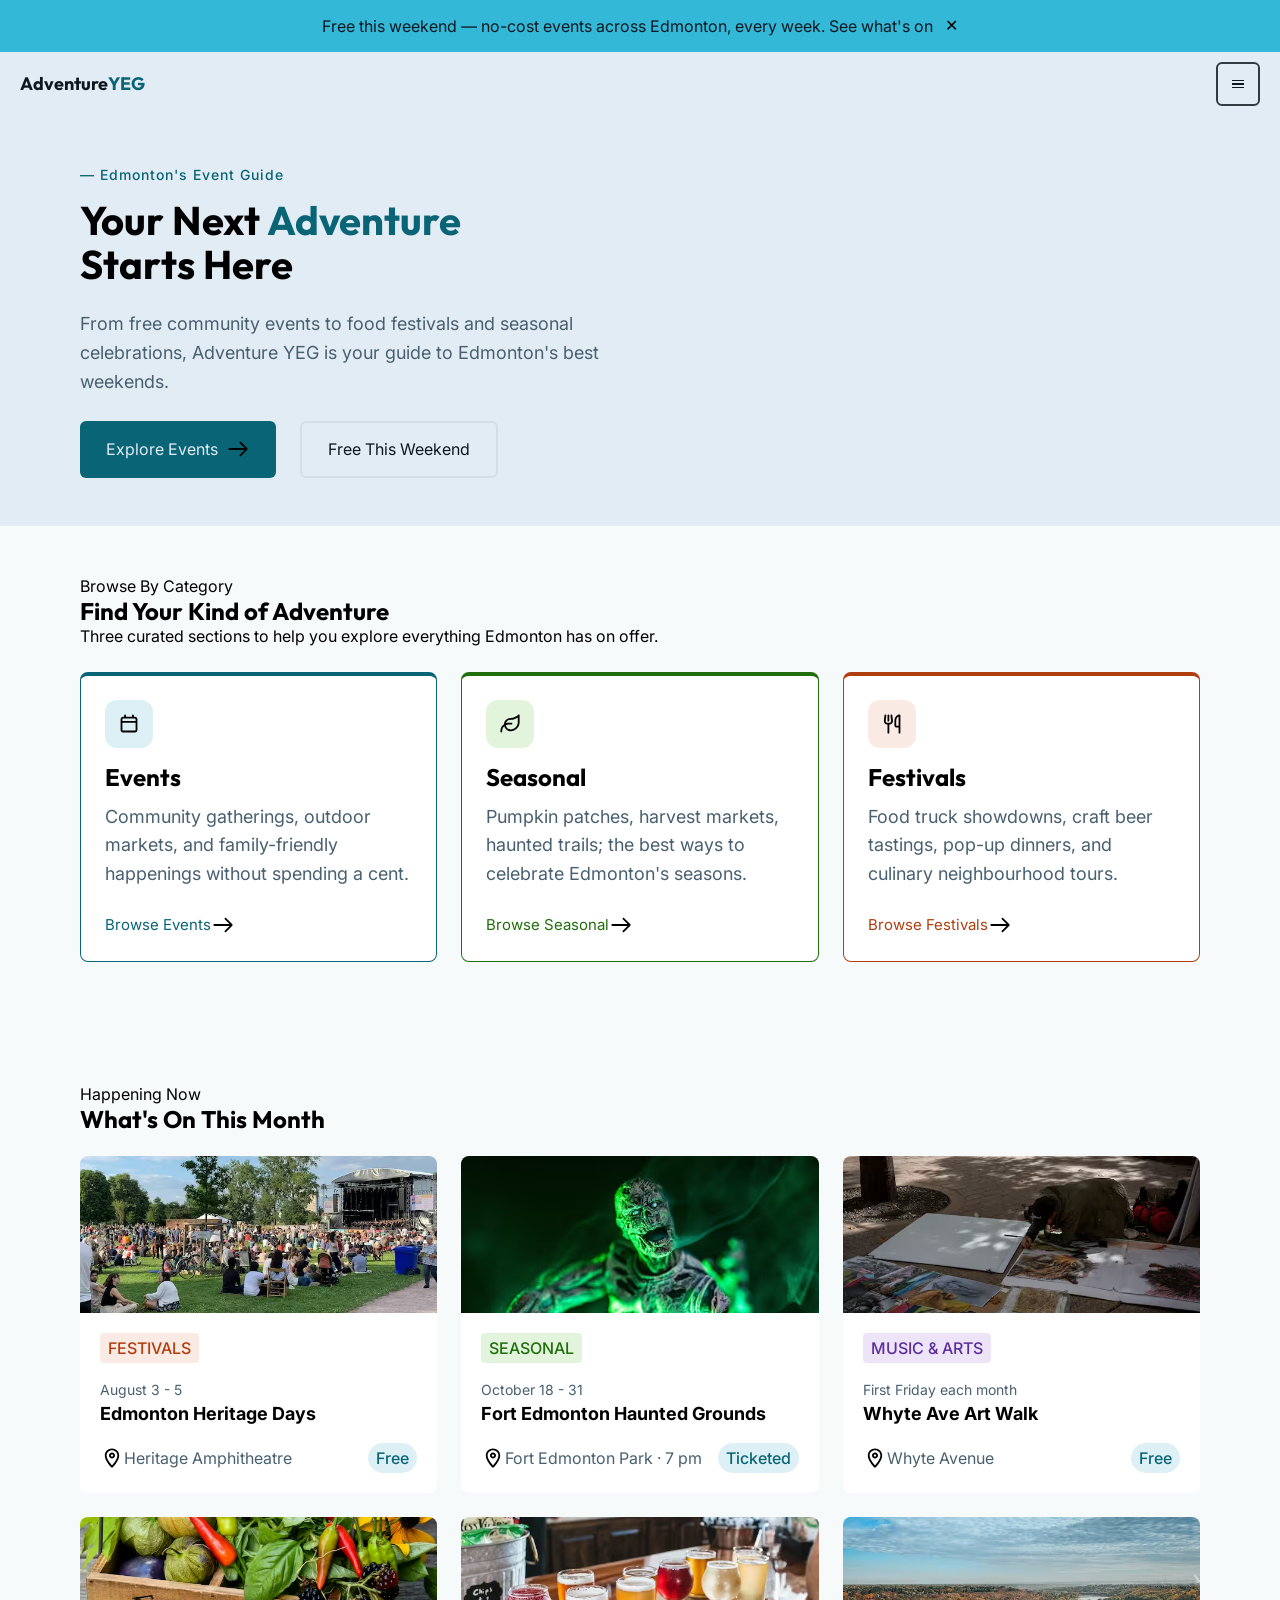
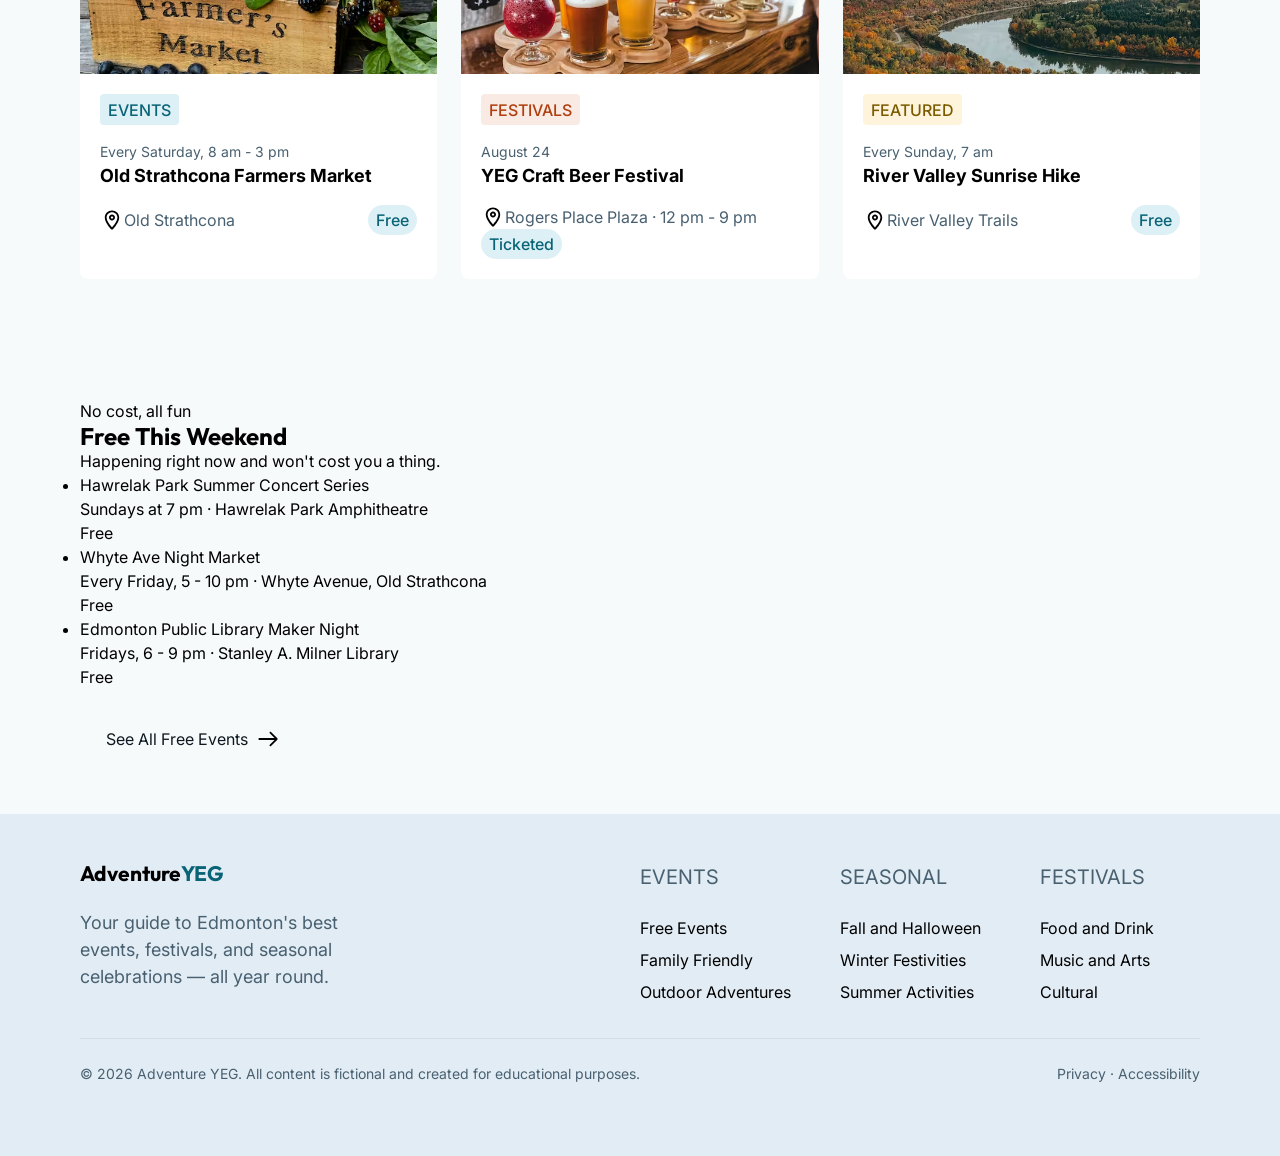
<file: index.html>
<!DOCTYPE html>
<html lang="en">

<head>
    <meta charset="UTF-8">
    <meta name="viewport" content="width=device-width, initial-scale=1.0">
    <title>Home | AdventureYEG</title>

    <link rel="preconnect" href="https://fonts.googleapis.com">
    <link rel="preconnect" href="https://fonts.gstatic.com" crossorigin>
    <link href="https://fonts.googleapis.com/css2?family=Inter:ital,opsz,wght@0,14..32,100..900;1,14..32,100..900&family=Outfit:wght@100..900&display=swap" rel="stylesheet">

    <link rel="stylesheet" href="css/reset.css">
    <link rel="stylesheet" href="css/style.css">
</head>

<body>
    <svg xmlns="http://www.w3.org/2000/svg" width="0" height="0" class="svg-sprite" aria-hidden="true">
        <symbol id="icon-arrow-right" viewBox="0 0 640 640">
            <!--!Font Awesome Pro 7.3.0 by @fontawesome - https://fontawesome.com License - https://fontawesome.com/license (Commercial License) Copyright 2026 Fonticons, Inc.-->
            <path d="M569 337C578.4 327.6 578.4 312.4 569 303.1L401 135C391.6 125.6 376.4 125.6 367.1 135C357.8 144.4 357.7 159.6 367.1 168.9L494.1 295.9L88 295.9C74.7 295.9 64 306.6 64 319.9C64 333.2 74.7 343.9 88 343.9L494.1 343.9L367.1 470.9C357.7 480.3 357.7 495.5 367.1 504.8C376.5 514.1 391.7 514.2 401 504.8L569 337z" />
        </symbol>
        <symbol id="icon-calendar" viewBox="0 0 640 640">
            <!--!Font Awesome Free 7.3.0 by @fontawesome - https://fontawesome.com License - https://fontawesome.com/license/free Copyright 2026 Fonticons, Inc.-->
            <path d="M216 64C229.3 64 240 74.7 240 88L240 128L400 128L400 88C400 74.7 410.7 64 424 64C437.3 64 448 74.7 448 88L448 128L480 128C515.3 128 544 156.7 544 192L544 480C544 515.3 515.3 544 480 544L160 544C124.7 544 96 515.3 96 480L96 192C96 156.7 124.7 128 160 128L192 128L192 88C192 74.7 202.7 64 216 64zM216 176L160 176C151.2 176 144 183.2 144 192L144 240L496 240L496 192C496 183.2 488.8 176 480 176L216 176zM144 288L144 480C144 488.8 151.2 496 160 496L480 496C488.8 496 496 488.8 496 480L496 288L144 288z" />
        </symbol>
        <symbol id="icon-chevron-down" viewBox="0 0 640 640">
            <!--!Font Awesome Pro 7.3.0 by @fontawesome - https://fontawesome.com License - https://fontawesome.com/license (Commercial License) Copyright 2026 Fonticons, Inc.-->
            <path d="M303.5 473C312.9 482.4 328.1 482.4 337.4 473L537.4 273C546.8 263.6 546.8 248.4 537.4 239.1C528 229.8 512.8 229.7 503.5 239.1L320.5 422.1L137.5 239.1C128.1 229.7 112.9 229.7 103.6 239.1C94.3 248.5 94.2 263.7 103.6 273L303.6 473z" />
        </symbol>
        <symbol id="icon-leaf" viewBox="0 0 640 640">
            <!--!Font Awesome Pro 7.3.0 by @fontawesome - https://fontawesome.com License - https://fontawesome.com/license (Commercial License) Copyright 2026 Fonticons, Inc.-->
            <path d="M535.3 70.7C541.7 64.6 551 62.4 559.6 65.2C569.4 68.5 576 77.7 576 88L576 274.9C576 406.1 467.9 512 337.2 512C255.7 512 185.9 456.4 165.8 380.8C132.7 411.4 112 455.3 112 504L112 520C112 533.3 101.3 544 88 544C74.7 544 64 533.2 64 520L64 504C64 428.9 102.3 362.8 160.4 324.1C166.5 232.4 242.8 160 336 160C402.4 160 451.8 137.9 484.7 116C503.9 103.2 520.2 87.9 535.4 70.7zM528 143.9C489.7 173.4 425.6 208 336 208C278.4 208 229.6 246.1 213.6 298.4C234.5 291.6 256.8 288 280 288L360 288C373.3 288 384 298.8 384 312C384 325.2 373.3 336 360 336L280 336C254.6 336 230.6 341.7 209 351.8C216.9 414.9 271.6 464 337.2 464C441.9 464 528 379.1 528 274.9L528 143.9z" />
        </symbol>
        <symbol id="icon-location-dot" viewBox="0 0 640 640">
            <!--!Font Awesome Pro 7.3.0 by @fontawesome - https://fontawesome.com License - https://fontawesome.com/license (Commercial License) Copyright 2026 Fonticons, Inc.-->
            <path d="M176 252.6C176 175.7 239.7 112 320 112C400.3 112 464 175.7 464 252.6C464 298.2 440.2 354.1 405.1 409.7C376.8 454.5 344.1 494.5 320 521.8C295.9 494.5 263.3 454.6 234.9 409.7C199.8 354.2 176 298.2 176 252.6zM320 64C214 64 128 148.4 128 252.6C128 371.9 248.2 514.9 298.4 569.4C310.2 582.2 329.8 582.2 341.6 569.4C391.8 514.9 512 371.9 512 252.6C512 148.4 426 64 320 64zM288 256C288 238.3 302.3 224 320 224C337.7 224 352 238.3 352 256C352 273.7 337.7 288 320 288C302.3 288 288 273.7 288 256zM400 256C400 211.8 364.2 176 320 176C275.8 176 240 211.8 240 256C240 300.2 275.8 336 320 336C364.2 336 400 300.2 400 256z" />
        </symbol>
        <symbol id="icon-utensils" viewBox="0 0 640 640">
            <!--!Font Awesome Pro 7.3.0 by @fontawesome - https://fontawesome.com License - https://fontawesome.com/license (Commercial License) Copyright 2026 Fonticons, Inc.-->
            <path d="M167.9 90.7C169.4 77.5 159.9 65.7 146.7 64.2C133.5 62.7 121.7 72.2 120.2 85.4L104.2 229.4L104.1 230.7L104.1 248C104.1 296.6 143.5 336 192.1 336L200.1 336L200.1 552C200.1 565.3 210.8 576 224.1 576C237.4 576 248.1 565.3 248.1 552L248.1 336L256.1 336C304.7 336 344.1 296.6 344.1 248L344.1 230.7L344 229.4L328 85.4C326.4 72.2 314.5 62.7 301.3 64.1C288.1 65.5 278.6 77.4 280.1 90.6L296 233.3L296 248C296 270.1 278.1 288 256 288L192 288C169.9 288 152 270.1 152 248L152 233.3L167.9 90.6zM248 88C248 74.7 237.3 64 224 64C210.7 64 200 74.7 200 88L200 232C200 245.3 210.7 256 224 256C237.3 256 248 245.3 248 232L248 88zM432 240C432 182.3 453.7 151.4 473.4 134.3C481.1 127.7 488.9 122.7 496 119.1L496 368L448 368C439.2 368 432 360.8 432 352L432 240zM496 416L496 552C496 565.3 506.7 576 520 576C533.3 576 544 565.3 544 552L544 96C544 78.3 529.7 64 512 64C496 64 384 96 384 240L384 352C384 387.3 412.7 416 448 416L496 416z" />
        </symbol>
    </svg><!-- svg sprites -->

    <!-- To embed from sprite sheet:
    <svg class="icon" width="24" height="24">
        <use href="#icon-(svg filename)"></use>
    </svg>
    -->

    <a href="#main-content" class="skip-to-content">Skip to main content</a><!--skip link-->

    <header>
        <div class="alert-banner" id="alert-banner">
            <p>Free this weekend — no-cost events across Edmonton, every week. See what's on</p>
            <button type="button" id="alert-banner-close" aria-controls="alert-banner" aria-label="Close">✕</button>
        </div>
        <div class="inner-container">

            <div class="header-main">
                <!-- Logo -->
                <a href="/" class="logo" aria-label="AdventureYEG, return to home page">
                    <h1>Adventure<span class="logotype-accent">YEG</span></h1>
                </a>

                <!-- Hamburger: mobile only -->
                <button type="button" class="nav-trigger nav-toggle" aria-expanded="false" aria-controls="main-nav" aria-label="Expand menu">
                    <span class="bar"></span>
                    <span class="bar"></span>
                    <span class="bar"></span>
                </button>
            </div>

            <!-- Main navigation starts here -->

            <nav aria-label="Primary" id="main-nav" hidden>
                <ul class="nav-list">

                    <!-- Events -->
                    <li class="nav-item nav-events">
                        <button type="button" class="nav-trigger" aria-expanded="false" aria-controls="mega-events">
                            <span>Events</span>
                            <svg class="icon" width="24" height="24">
                                <use href="#icon-chevron-down"></use>
                            </svg>
                        </button>

                        <div id="mega-events" class="mega-panel" hidden>
                            <div class="inner-container">

                                <div class="mega-column">

                                    <h2>Browse Events</h2>

                                    <div class="mega-subsection">
                                        <h3>Happening Now</h3>

                                        <a href="events/index.html" class="mega-link">
                                            <span class="mega-link-name">Free Events</span>
                                            No-cost happenings across Edmonton, every week
                                        </a>
                                        <a href="#" class="mega-link">
                                            <span class="mega-link-name">This Weekend</span>
                                            What's on right now across Edmonton
                                        </a>

                                    </div>

                                    <div class="mega-subsection">
                                        <h3>Upcoming</h3>

                                        <a href="#" class="mega-link">
                                            <span class="mega-link-name">This Month</span>
                                            Plan ahead with the full monthly calendar
                                        </a>
                                        <a href="#" class="mega-link">
                                            <span class="mega-link-name">Family Friendly</span>
                                            Activities for all ages, from toddlers to grandparents
                                        </a>

                                    </div>
                                </div>
                                <div class="mega-column">

                                    <h2>Explore More</h2>

                                    <div class="mega-subsection">
                                        <h3>Outdoor</h3>

                                        <a href="#" class="mega-link">
                                            <span class="mega-link-name">Outdoor Adventures</span>
                                            River valley hikes, parks, and open-air markets
                                        </a>
                                        <a href="#" class="mega-link">
                                            <span class="mega-link-name">Sports and Fitness</span>
                                            Runs, tournaments, and active community events
                                        </a>

                                    </div>

                                    <div class="mega-subsection">
                                        <h3>Community</h3>

                                        <a href="#" class="mega-link">
                                            <span class="mega-link-name">Community Gatherings</span>
                                            Neighbourhood meet-ups and local celebrations
                                        </a>
                                        <a href="#" class="mega-link">
                                            <span class="mega-link-name">Arts and Culture</span>
                                            Gallery openings, performances, and workshops
                                        </a>

                                    </div>
                                </div>
                                <div class="mega-column mega-featured-column">

                                    <h2>Featured</h2>

                                    <a class="mega-featured" href="#">
                                        <span class="mega-featured-highlight">Free</span>
                                        <span class="mega-featured-name">Edmonton Public Library Maker Night</span>
                                        Fridays, 6 - 9 pm · Stanley A. Milner Library
                                    </a>
                                </div>
                            </div>
                        </div>
                    </li>

                    <!-- Seasonal -->
                    <li class="nav-item nav-seasonal">
                        <button type="button" class="nav-trigger" aria-expanded="false" aria-controls="mega-seasonal">
                            <span>Seasonal</span>
                            <svg class="icon" width="24" height="24">
                                <use href="#icon-chevron-down"></use>
                            </svg>
                        </button>

                        <div id="mega-seasonal" class="mega-panel" hidden>
                            <div class="inner-container">

                                <div class="mega-column">

                                    <h2>Browse Seasons</h2>

                                    <div class="mega-subsection">
                                        <h3>Active Now</h3>

                                        <a href="seasonal/index.html" class="mega-link">
                                            <span class="mega-link-name">Fall and Halloween</span>
                                            Pumpkin patches, haunted trails, and harvest markets
                                        </a>
                                        <a href="#" class="mega-link">
                                            <span class="mega-link-name">Winter Festivities</span>
                                            Holiday markets, ice skating, and winter light displays
                                        </a>

                                    </div>

                                    <div class="mega-subsection">
                                        <h3>Coming Up</h3>

                                        <a href="#" class="mega-link">
                                            <span class="mega-link-name">Spring Events</span>
                                            Farmers markets, garden tours, and outdoor openings
                                        </a>
                                        <a href="#" class="mega-link">
                                            <span class="mega-link-name">Summer Activities</span>
                                            Festivals, outdoor concerts, and river valley adventures
                                        </a>

                                    </div>
                                </div>
                                <div class="mega-column">

                                    <h2>Fall and Halloween</h2>

                                    <div class="mega-subsection">
                                        <h3>Farms and Fields</h3>

                                        <a href="#" class="mega-link">
                                            <span class="mega-link-name">Pumpkin Patches</span>
                                            Pick-your-own farms and family corn mazes near the city
                                        </a>
                                        <a href="#" class="mega-link">
                                            <span class="mega-link-name">Corn Mazes</span>
                                            Family fun in the fields just outside the city
                                        </a>

                                    </div>

                                    <div class="mega-subsection">
                                        <h3>After Dark</h3>

                                        <a href="#" class="mega-link">
                                            <span class="mega-link-name">Haunted Trails</span>
                                            Edmonton's scariest after-dark experiences for thrill seekers
                                        </a>
                                        <a href="#" class="mega-link">
                                            <span class="mega-link-name">Ghost Tours</span>
                                            Guided walks through Edmonton's most haunted locations
                                        </a>

                                    </div>

                                    <div class="mega-subsection">
                                        <h3>Shop and Taste</h3>

                                        <a href="#" class="mega-link">
                                            <span class="mega-link-name">Harvest Markets</span>
                                            Local produce, baked goods, and seasonal handmade crafts
                                        </a>

                                    </div>
                                </div>
                                <div class="mega-column mega-featured-column">

                                    <h2>Featured</h2>

                                    <a class="mega-featured" href="#">
                                        <span class="mega-featured-highlight">Oct 18-31</span>
                                        <span class="mega-featured-name">Fort Edmonton Haunted Grounds</span>
                                        Nightly from 7 pm · Fort Edmonton Park
                                    </a>
                                </div>

                            </div>
                        </div>
                    </li>

                    <!-- Festivals -->
                    <li class="nav-item nav-festivals">
                        <button type="button" class="nav-trigger" aria-expanded="false" aria-controls="mega-festivals">
                            <span>Festivals</span>
                            <svg class="icon" width="24" height="24">
                                <use href="#icon-chevron-down"></use>
                            </svg>
                        </button>

                        <div id="mega-festivals" class="mega-panel" hidden>
                            <div class="inner-container">

                                <div class="mega-column">

                                    <h2>Browse Festivals</h2>

                                    <div class="mega-subsection">
                                        <h3>Popular</h3>

                                        <a href="#" class="mega-link">
                                            <span class="mega-link-name">Music and Arts</span>
                                            Live concerts, gallery openings, and street performance festivals
                                        </a>
                                        <a href="#" class="mega-link">
                                            <span class="mega-link-name">Food and Drink</span>
                                            Food truck showdowns, craft beer tastings, and culinary tours
                                        </a>

                                    </div>

                                    <div class="mega-subsection">
                                        <h3>More</h3>

                                        <a href="#" class="mega-link">
                                            <span class="mega-link-name">Cultural</span>
                                            Heritage festivals celebrating Edmonton's diverse communities
                                        </a>
                                        <a href="#" class="mega-link">
                                            <span class="mega-link-name">Film and Comedy</span>
                                            Indie film showcases, comedy nights, and open-mic events
                                        </a>

                                    </div>
                                </div>
                                <div class="mega-column">

                                    <h2>Food &amp; Drink</h2>

                                    <div class="mega-subsection">
                                        <h3>Food</h3>

                                        <a href="#" class="mega-link">
                                            <span class="mega-link-name">Taste of Edmonton</span>
                                            July 18 - 27 · Free entry · Churchill Square
                                        </a>
                                        <a href="#" class="mega-link">
                                            <span class="mega-link-name">YEG Food Truck Frenzy</span>
                                            August 10 · 11 am - 8 pm · MacEwan University
                                        </a>

                                    </div>

                                    <div class="mega-subsection">
                                        <h3>Drink</h3>

                                        <a href="#" class="mega-link">
                                            <span class="mega-link-name">YEG Craft Beer Festival</span>
                                            August 24 · 12 pm - 9 pm · Rogers Place Plaza
                                        </a>

                                    </div>

                                    <div class="mega-subsection">
                                        <h3>Markets</h3>

                                        <a href="#" class="mega-link">
                                            <span class="mega-link-name">Whyte Ave Night Market</span>
                                            Every Friday · 5 - 10 pm · Old Strathcona
                                        </a>

                                    </div>
                                </div>
                                <div class="mega-column mega-featured-column">

                                    <h2>Featured</h2>

                                    <a class="mega-featured" href="#">
                                        <span class="mega-featured-highlight">Free - Aug 3 - 5</span>
                                        <span class="mega-featured-name">Edmonton Heritage Days</span>
                                        Heritage Amphitheatre · William Hawrelak Park
                                    </a>
                                </div>

                            </div>
                        </div>
                    </li>

                    <li class="nav-item nav-outdoors"><a href="#">Outdoors</a></li>

                    <li class="nav-item nav-about"><a href="#">About</a></li>
                </ul>
            </nav>

        </div>
    </header>

    <main id="main-content">
        <section class="hero homepage-hero">
            <div class="inner-container hero-container">
                <p class="hero-category">— Edmonton's Event Guide</p>
                <h2>Your Next <span class="logotype-accent">Adventure</span> Starts Here</h2>
                <p>From free community events to food festivals and seasonal celebrations, Adventure YEG is your guide to Edmonton's best weekends.</p>
                <div class="hero-buttons">
                    <a href="events/index.html" class="button-primary">Explore Events
                        <svg class="icon" width="24" height="24">
                            <use href="#icon-arrow-right"></use>
                        </svg></a>
                    <a class="button-ghost" href="#">Free This Weekend</a>
                </div>
            </div>
        </section>
        <section class="adventures-section">
            <div class="inner-container">
                <p class="section-purpose">Browse By Category</p>
                <h2>Find Your Kind of Adventure</h2>
                <p class="section-description">Three curated sections to help you explore everything Edmonton has on offer.</p>
                <div class="events-container">
                    <section class="event adventure">
                        <div class="adventure-icon">
                            <svg class="icon" width="24" height="24">
                                <use href="#icon-calendar"></use>
                            </svg>
                        </div>
                        <h3>Events</h3>
                        <p>Community gatherings, outdoor markets, and family-friendly happenings without spending a cent.</p>
                        <a href="events/index.html">Browse Events
                            <svg class="icon" width="24" height="24">
                                <use href="#icon-arrow-right"></use>
                            </svg></a>
                    </section>
                    <section class="event adventure">
                        <div class="adventure-icon">
                            <svg class="icon" width="24" height="24">
                                <use href="#icon-leaf"></use>
                            </svg>
                        </div>
                        <h3>Seasonal</h3>
                        <p>Pumpkin patches, harvest markets, haunted trails; the best ways to celebrate Edmonton's seasons.</p>
                        <a href="seasonal/index.html">Browse Seasonal
                            <svg class="icon" width="24" height="24">
                                <use href="#icon-arrow-right"></use>
                            </svg></a>
                    </section>
                    <section class="event adventure">
                        <div class="adventure-icon">
                            <svg class="icon" width="24" height="24">
                                <use href="#icon-utensils"></use>
                            </svg>
                        </div>
                        <h3>Festivals</h3>
                        <p>Food truck showdowns, craft beer tastings, pop-up dinners, and culinary neighbourhood tours.</p>
                        <a href="#">Browse Festivals
                            <svg class="icon" width="24" height="24">
                                <use href="#icon-arrow-right"></use>
                            </svg></a>
                    </section>
                </div>
            </div>
        </section>

        <section>
            <div class="inner-container">
                <p class="section-purpose">Happening Now</p>
                <h2>What's On This Month</h2>
                <div class="events-container">
                    <div class="event">
                        <img src="img/home/patrons-at-the-main-stage.avif" height="315" width="600" alt="Crowd of people sitting in front of a stage">
                        <div class="event-title">
                            <p class="event-category category-festivals">Festivals</p>
                            <p class="event-date">August 3 - 5</p>
                            <p class="event-name">Edmonton Heritage Days</p>
                        </div>
                        <div class="event-bottom-info">
                            <p><svg class="icon" width="24" height="24" alt="Location">
                                    <use href="#icon-location-dot"></use>
                                </svg>
                                Heritage Amphitheatre</p>
                            <p class="event-cost cost-free">Free</p>
                        </div>
                    </div>
                    <div class="event">
                        <img src="img/home/zombie-monster-figure.avif" height="338" width="600" alt="Green glowing zombie monster">
                        <div class="event-title">
                            <p class="event-category category-seasonal">Seasonal</p>
                            <p class="event-date">October 18 - 31</p>
                            <p class="event-name">Fort Edmonton Haunted Grounds</p>
                        </div>
                        <div class="event-bottom-info">
                            <p><svg class="icon" width="24" height="24" alt="Location">
                                    <use href="#icon-location-dot"></use>
                                </svg>
                                Fort Edmonton Park · 7 pm</p>
                            <p class="event-cost cost-ticketed">Ticketed</p>
                        </div>
                    </div>
                    <div class="event">
                        <img src="img/home/an-artist-cat-at-work.avif" height="401" width="600" alt="Man hunched over a large drawing in the street">
                        <div class="event-title">
                            <p class="event-category category-music-arts">Music &amp; Arts</p>
                            <p class="event-date">First Friday each month</p>
                            <p class="event-name">Whyte Ave Art Walk</p>
                        </div>
                        <div class="event-bottom-info">
                            <p><svg class="icon" width="24" height="24" alt="Location">
                                    <use href="#icon-location-dot"></use>
                                </svg>
                                Whyte Avenue</p>
                            <p class="event-cost cost-free">Free</p>
                        </div>
                    </div>
                    <div class="event">
                        <img src="img/home/farmers-market-bounty-in-a-box.avif" height="414" width="600" alt="Box labeled Farmer's Market full of vegetables">
                        <div class="event-title">
                            <p class="event-category category-events">Events</p>
                            <p class="event-date">Every Saturday, 8 am - 3 pm</p>
                            <p class="event-name">Old Strathcona Farmers Market</p>
                        </div>
                        <div class="event-bottom-info">
                            <p><svg class="icon" width="24" height="24" alt="Location">
                                    <use href="#icon-location-dot"></use>
                                </svg>
                                Old Strathcona</p>
                            <p class="event-cost cost-free">Free</p>
                        </div>
                    </div>
                    <div class="event">
                        <img src="img/home/beverages-on-a-wooden-bar.avif" height="450" width="600" alt="Countertop full of alcoholic drinks">
                        <div class="event-title">
                            <p class="event-category category-festivals">Festivals</p>
                            <p class="event-date">August 24</p>
                            <p class="event-name">YEG Craft Beer Festival</p>
                        </div>
                        <div class="event-bottom-info">
                            <p><svg class="icon" width="24" height="24" alt="Location">
                                    <use href="#icon-location-dot"></use>
                                </svg>
                                Rogers Place Plaza · 12 pm - 9 pm</p>
                            <p class="event-cost cost-ticketed">Ticketed</p>
                        </div>
                    </div>
                    <div class="event">
                        <img src="img/home/big-bend-on-the-north-saskatchewan.avif" height="450" width="600" alt="Aerial shot of the North Saskatchewan River">
                        <div class="event-title">
                            <p class="event-category category-featured">Featured</p>
                            <p class="event-date">Every Sunday, 7 am</p>
                            <p class="event-name">River Valley Sunrise Hike</p>
                        </div>
                        <div class="event-bottom-info">
                            <p><svg class="icon" width="24" height="24" alt="Location">
                                    <use href="#icon-location-dot"></use>
                                </svg>
                                River Valley Trails</p>
                            <p class="event-cost cost-free">Free</p>
                        </div>
                    </div>
                </div>
            </div>
        </section>

        <section class="free-this-weekend">
            <div class="inner-container">
                <p class="section-purpose">No cost, all fun</p>
                <h2>Free This Weekend</h2>
                <p class="section-description">Happening right now and won't cost you a thing.</p>

                <ul class="free-events">
                    <li class="free-event">
                        <div class="free-title">
                            <p class="free-name"><a href="#">Hawrelak Park Summer Concert Series</a></p>
                            <p class="free-description">Sundays at 7 pm · Hawrelak Park Amphitheatre</p>
                        </div>
                        <p class="event-cost cost-free">Free</p>
                    </li>
                    <li class="free-event">
                        <div class="free-title">
                            <p class="free-name"><a href="#">Whyte Ave Night Market</a></p>
                            <p class="free-description">Every Friday, 5 - 10 pm · Whyte Avenue, Old Strathcona</p>
                        </div>
                        <p class="event-cost cost-free">Free</p>
                    </li>
                    <li class="free-event">
                        <div class="free-title">
                            <p class="free-name"><a href="#">Edmonton Public Library Maker Night</a></p>
                            <p class="free-description">Fridays, 6 - 9 pm · Stanley A. Milner Library</p>
                        </div>
                        <p class="event-cost cost-free">Free</p>
                    </li>
                </ul>

                <div class="hero-buttons">
                    <a href="events/index.html" class="button-solid">See All Free Events
                        <svg class="icon" width="24" height="24">
                            <use href="#icon-arrow-right"></use>
                        </svg></a>
                </div>
            </div>
        </section>
    </main>

    <footer>
        <div class="footer-container">
            <div class="footer-text">
                <h2>Adventure<span class="logotype-accent">YEG</span></h2>
                <p>Your guide to Edmonton's best events, festivals, and seasonal celebrations — all year round.</p>
            </div>
            <nav class="footer-links" aria-label="Footer navigation">
                <div class="footer-link-stack">
                    <p>Events</p>
                    <ul>
                        <li><a href="#">Free Events</a></li>
                        <li><a href="#">Family Friendly</a></li>
                        <li><a href="#">Outdoor Adventures</a></li>
                    </ul>
                </div>
                <div class="footer-link-stack">
                    <p>Seasonal</p>
                    <ul>
                        <li><a href="#">Fall and Halloween</a></li>
                        <li><a href="#">Winter Festivities</a></li>
                        <li><a href="#">Summer Activities</a></li>
                    </ul>
                </div>
                <div class="footer-link-stack">
                    <p>Festivals</p>
                    <ul>
                        <li><a href="#">Food and Drink</a></li>
                        <li><a href="#">Music and Arts</a></li>
                        <li><a href="#">Cultural</a></li>
                    </ul>
                </div>
            </nav>
        </div>
        <div class="footer-legal">
            <p>&copy; 2026 Adventure YEG. All content is fictional and created for educational purposes.</p>
            <p><a href="#">Privacy</a> · <a href="#">Accessibility</a></p>
        </div>
    </footer>
    <script src="js/nav.js"></script>
</body>

</html>
</file>
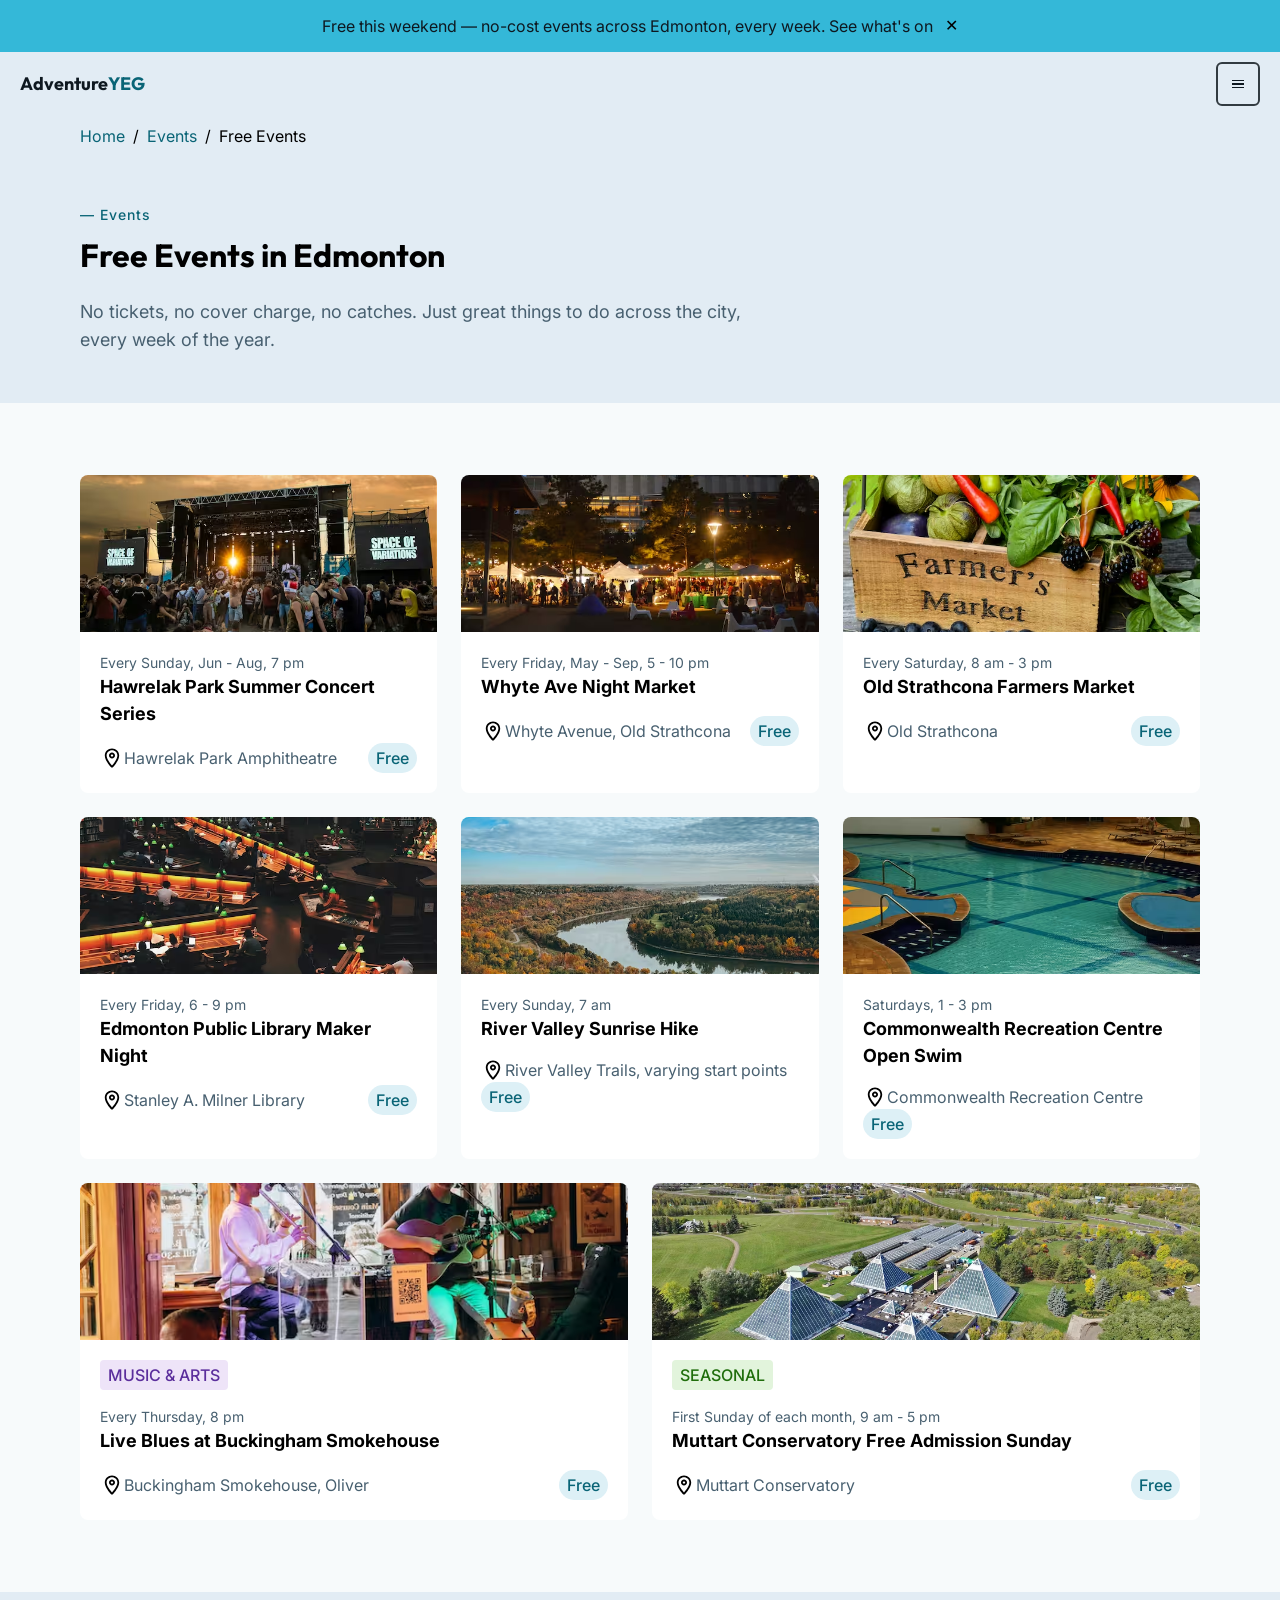
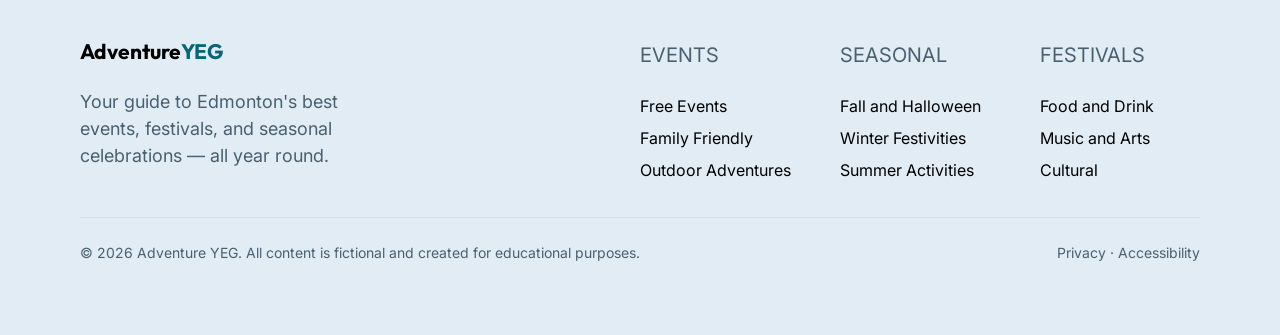
<file: events/index.html>
<!DOCTYPE html>
<html lang="en">

<head>
    <meta charset="UTF-8">
    <meta name="viewport" content="width=device-width, initial-scale=1.0">
    <title>Free Events | AdventureYEG</title>

    <link rel="preconnect" href="https://fonts.googleapis.com">
    <link rel="preconnect" href="https://fonts.gstatic.com" crossorigin>
    <link href="https://fonts.googleapis.com/css2?family=Inter:ital,opsz,wght@0,14..32,100..900;1,14..32,100..900&family=Outfit:wght@100..900&display=swap" rel="stylesheet">

    <link rel="stylesheet" href="../css/reset.css">
    <link rel="stylesheet" href="../css/style.css">
</head>

<body>
    <svg xmlns="http://www.w3.org/2000/svg" width="0" height="0" class="svg-sprite" aria-hidden="true">
        <symbol id="icon-arrow-right" viewBox="0 0 640 640">
            <!--!Font Awesome Pro 7.3.0 by @fontawesome - https://fontawesome.com License - https://fontawesome.com/license (Commercial License) Copyright 2026 Fonticons, Inc.-->
            <path d="M569 337C578.4 327.6 578.4 312.4 569 303.1L401 135C391.6 125.6 376.4 125.6 367.1 135C357.8 144.4 357.7 159.6 367.1 168.9L494.1 295.9L88 295.9C74.7 295.9 64 306.6 64 319.9C64 333.2 74.7 343.9 88 343.9L494.1 343.9L367.1 470.9C357.7 480.3 357.7 495.5 367.1 504.8C376.5 514.1 391.7 514.2 401 504.8L569 337z" />
        </symbol>
        <symbol id="icon-calendar" viewBox="0 0 640 640">
            <!--!Font Awesome Free 7.3.0 by @fontawesome - https://fontawesome.com License - https://fontawesome.com/license/free Copyright 2026 Fonticons, Inc.-->
            <path d="M216 64C229.3 64 240 74.7 240 88L240 128L400 128L400 88C400 74.7 410.7 64 424 64C437.3 64 448 74.7 448 88L448 128L480 128C515.3 128 544 156.7 544 192L544 480C544 515.3 515.3 544 480 544L160 544C124.7 544 96 515.3 96 480L96 192C96 156.7 124.7 128 160 128L192 128L192 88C192 74.7 202.7 64 216 64zM216 176L160 176C151.2 176 144 183.2 144 192L144 240L496 240L496 192C496 183.2 488.8 176 480 176L216 176zM144 288L144 480C144 488.8 151.2 496 160 496L480 496C488.8 496 496 488.8 496 480L496 288L144 288z" />
        </symbol>
        <symbol id="icon-chevron-down" viewBox="0 0 640 640">
            <!--!Font Awesome Pro 7.3.0 by @fontawesome - https://fontawesome.com License - https://fontawesome.com/license (Commercial License) Copyright 2026 Fonticons, Inc.-->
            <path d="M303.5 473C312.9 482.4 328.1 482.4 337.4 473L537.4 273C546.8 263.6 546.8 248.4 537.4 239.1C528 229.8 512.8 229.7 503.5 239.1L320.5 422.1L137.5 239.1C128.1 229.7 112.9 229.7 103.6 239.1C94.3 248.5 94.2 263.7 103.6 273L303.6 473z" />
        </symbol>
        <symbol id="icon-leaf" viewBox="0 0 640 640">
            <!--!Font Awesome Pro 7.3.0 by @fontawesome - https://fontawesome.com License - https://fontawesome.com/license (Commercial License) Copyright 2026 Fonticons, Inc.-->
            <path d="M535.3 70.7C541.7 64.6 551 62.4 559.6 65.2C569.4 68.5 576 77.7 576 88L576 274.9C576 406.1 467.9 512 337.2 512C255.7 512 185.9 456.4 165.8 380.8C132.7 411.4 112 455.3 112 504L112 520C112 533.3 101.3 544 88 544C74.7 544 64 533.2 64 520L64 504C64 428.9 102.3 362.8 160.4 324.1C166.5 232.4 242.8 160 336 160C402.4 160 451.8 137.9 484.7 116C503.9 103.2 520.2 87.9 535.4 70.7zM528 143.9C489.7 173.4 425.6 208 336 208C278.4 208 229.6 246.1 213.6 298.4C234.5 291.6 256.8 288 280 288L360 288C373.3 288 384 298.8 384 312C384 325.2 373.3 336 360 336L280 336C254.6 336 230.6 341.7 209 351.8C216.9 414.9 271.6 464 337.2 464C441.9 464 528 379.1 528 274.9L528 143.9z" />
        </symbol>
        <symbol id="icon-location-dot" viewBox="0 0 640 640">
            <!--!Font Awesome Pro 7.3.0 by @fontawesome - https://fontawesome.com License - https://fontawesome.com/license (Commercial License) Copyright 2026 Fonticons, Inc.-->
            <path d="M176 252.6C176 175.7 239.7 112 320 112C400.3 112 464 175.7 464 252.6C464 298.2 440.2 354.1 405.1 409.7C376.8 454.5 344.1 494.5 320 521.8C295.9 494.5 263.3 454.6 234.9 409.7C199.8 354.2 176 298.2 176 252.6zM320 64C214 64 128 148.4 128 252.6C128 371.9 248.2 514.9 298.4 569.4C310.2 582.2 329.8 582.2 341.6 569.4C391.8 514.9 512 371.9 512 252.6C512 148.4 426 64 320 64zM288 256C288 238.3 302.3 224 320 224C337.7 224 352 238.3 352 256C352 273.7 337.7 288 320 288C302.3 288 288 273.7 288 256zM400 256C400 211.8 364.2 176 320 176C275.8 176 240 211.8 240 256C240 300.2 275.8 336 320 336C364.2 336 400 300.2 400 256z" />
        </symbol>
        <symbol id="icon-utensils" viewBox="0 0 640 640">
            <!--!Font Awesome Pro 7.3.0 by @fontawesome - https://fontawesome.com License - https://fontawesome.com/license (Commercial License) Copyright 2026 Fonticons, Inc.-->
            <path d="M167.9 90.7C169.4 77.5 159.9 65.7 146.7 64.2C133.5 62.7 121.7 72.2 120.2 85.4L104.2 229.4L104.1 230.7L104.1 248C104.1 296.6 143.5 336 192.1 336L200.1 336L200.1 552C200.1 565.3 210.8 576 224.1 576C237.4 576 248.1 565.3 248.1 552L248.1 336L256.1 336C304.7 336 344.1 296.6 344.1 248L344.1 230.7L344 229.4L328 85.4C326.4 72.2 314.5 62.7 301.3 64.1C288.1 65.5 278.6 77.4 280.1 90.6L296 233.3L296 248C296 270.1 278.1 288 256 288L192 288C169.9 288 152 270.1 152 248L152 233.3L167.9 90.6zM248 88C248 74.7 237.3 64 224 64C210.7 64 200 74.7 200 88L200 232C200 245.3 210.7 256 224 256C237.3 256 248 245.3 248 232L248 88zM432 240C432 182.3 453.7 151.4 473.4 134.3C481.1 127.7 488.9 122.7 496 119.1L496 368L448 368C439.2 368 432 360.8 432 352L432 240zM496 416L496 552C496 565.3 506.7 576 520 576C533.3 576 544 565.3 544 552L544 96C544 78.3 529.7 64 512 64C496 64 384 96 384 240L384 352C384 387.3 412.7 416 448 416L496 416z" />
        </symbol>
    </svg><!-- svg sprites -->

    <!-- To embed from sprite sheet:
    <svg class="icon" width="24" height="24">
        <use href="#icon-(svg filename)"></use>
    </svg>
    -->

    <a href="#main-content" class="skip-to-content">Skip to main content</a><!--skip link-->

    <header>
        <div class="alert-banner" id="alert-banner">
            <p>Free this weekend — no-cost events across Edmonton, every week. See what's on</p>
            <button type="button" id="alert-banner-close" aria-controls="alert-banner" aria-label="Close">✕</button>
        </div>
        <div class="inner-container">

            <div class="header-main">
                <!-- Logo -->
                <a href="/" class="logo" aria-label="AdventureYEG, return to home page">
                    <h1>Adventure<span class="logotype-accent">YEG</span></h1>
                </a>

                <!-- Hamburger: mobile only -->
                <button type="button" class="nav-trigger nav-toggle" aria-expanded="false" aria-controls="main-nav" aria-label="Expand menu">
                    <span class="bar"></span>
                    <span class="bar"></span>
                    <span class="bar"></span>
                </button>
            </div>

            <!-- Main navigation starts here -->

            <nav aria-label="Primary" id="main-nav" hidden>
                <ul class="nav-list">

                    <!-- Events -->
                    <li class="nav-item nav-events">
                        <button type="button" class="nav-trigger" aria-expanded="false" aria-controls="mega-events">
                            <span>Events</span>
                            <svg class="icon" width="24" height="24">
                                <use href="#icon-chevron-down"></use>
                            </svg>
                        </button>

                        <div id="mega-events" class="mega-panel" hidden>
                            <div class="inner-container">
                                <div class="mega-column">

                                    <h2>Browse Events</h2>

                                    <div class="mega-subsection">
                                        <h3>Happening Now</h3>

                                        <a href="#" class="mega-link current-page">
                                            <span class="mega-link-name">Free Events</span>
                                            No-cost happenings across Edmonton, every week
                                        </a>
                                        <a href="#" class="mega-link">
                                            <span class="mega-link-name">This Weekend</span>
                                            What's on right now across Edmonton
                                        </a>

                                    </div>

                                    <div class="mega-subsection">
                                        <h3>Upcoming</h3>

                                        <a href="#" class="mega-link">
                                            <span class="mega-link-name">This Month</span>
                                            Plan ahead with the full monthly calendar
                                        </a>
                                        <a href="#" class="mega-link">
                                            <span class="mega-link-name">Family Friendly</span>
                                            Activities for all ages, from toddlers to grandparents
                                        </a>

                                    </div>
                                </div>
                                <div class="mega-column">

                                    <h2>Explore More</h2>

                                    <div class="mega-subsection">
                                        <h3>Outdoor</h3>

                                        <a href="#" class="mega-link">
                                            <span class="mega-link-name">Outdoor Adventures</span>
                                            River valley hikes, parks, and open-air markets
                                        </a>
                                        <a href="#" class="mega-link">
                                            <span class="mega-link-name">Sports and Fitness</span>
                                            Runs, tournaments, and active community events
                                        </a>

                                    </div>

                                    <div class="mega-subsection">
                                        <h3>Community</h3>

                                        <a href="#" class="mega-link">
                                            <span class="mega-link-name">Community Gatherings</span>
                                            Neighbourhood meet-ups and local celebrations
                                        </a>
                                        <a href="#" class="mega-link">
                                            <span class="mega-link-name">Arts and Culture</span>
                                            Gallery openings, performances, and workshops
                                        </a>

                                    </div>
                                </div>
                                <div class="mega-column mega-featured-column">

                                    <h2>Featured</h2>

                                    <a class="mega-featured" href="#">
                                        <span class="mega-featured-highlight">Free</span>
                                        <span class="mega-featured-name">Edmonton Public Library Maker Night</span>
                                        Fridays, 6 - 9 pm · Stanley A. Milner Library
                                    </a>
                                </div>
                            </div>
                        </div>
                    </li>

                    <!-- Seasonal -->
                    <li class="nav-item nav-seasonal">
                        <button type="button" class="nav-trigger" aria-expanded="false" aria-controls="mega-seasonal">
                            <span>Seasonal</span>
                            <svg class="icon" width="24" height="24">
                                <use href="#icon-chevron-down"></use>
                            </svg>
                        </button>

                        <div id="mega-seasonal" class="mega-panel" hidden>
                            <div class="inner-container">
                                <div class="mega-column">

                                    <h2>Browse Seasons</h2>

                                    <div class="mega-subsection">
                                        <h3>Active Now</h3>

                                        <a href="../seasonal/index.html" class="mega-link">
                                            <span class="mega-link-name">Fall and Halloween</span>
                                            Pumpkin patches, haunted trails, and harvest markets
                                        </a>
                                        <a href="#" class="mega-link">
                                            <span class="mega-link-name">Winter Festivities</span>
                                            Holiday markets, ice skating, and winter light displays
                                        </a>

                                    </div>

                                    <div class="mega-subsection">
                                        <h3>Coming Up</h3>

                                        <a href="#" class="mega-link">
                                            <span class="mega-link-name">Spring Events</span>
                                            Farmers markets, garden tours, and outdoor openings
                                        </a>
                                        <a href="#" class="mega-link">
                                            <span class="mega-link-name">Summer Activities</span>
                                            Festivals, outdoor concerts, and river valley adventures
                                        </a>

                                    </div>
                                </div>
                                <div class="mega-column">

                                    <h2>Fall and Halloween</h2>

                                    <div class="mega-subsection">
                                        <h3>Farms and Fields</h3>

                                        <a href="#" class="mega-link">
                                            <span class="mega-link-name">Pumpkin Patches</span>
                                            Pick-your-own farms and family corn mazes near the city
                                        </a>
                                        <a href="#" class="mega-link">
                                            <span class="mega-link-name">Corn Mazes</span>
                                            Family fun in the fields just outside the city
                                        </a>

                                    </div>

                                    <div class="mega-subsection">
                                        <h3>After Dark</h3>

                                        <a href="#" class="mega-link">
                                            <span class="mega-link-name">Haunted Trails</span>
                                            Edmonton's scariest after-dark experiences for thrill seekers
                                        </a>
                                        <a href="#" class="mega-link">
                                            <span class="mega-link-name">Ghost Tours</span>
                                            Guided walks through Edmonton's most haunted locations
                                        </a>

                                    </div>

                                    <div class="mega-subsection">
                                        <h3>Shop and Taste</h3>

                                        <a href="#" class="mega-link">
                                            <span class="mega-link-name">Harvest Markets</span>
                                            Local produce, baked goods, and seasonal handmade crafts
                                        </a>

                                    </div>
                                </div>
                                <div class="mega-column mega-featured-column">

                                    <h2>Featured</h2>

                                    <a class="mega-featured" href="#">
                                        <span class="mega-featured-highlight">Oct 18-31</span>
                                        <span class="mega-featured-name">Fort Edmonton Haunted Grounds</span>
                                        Nightly from 7 pm · Fort Edmonton Park
                                    </a>
                                </div>
                            </div>
                        </div>
                    </li>

                    <!-- Festivals -->
                    <li class="nav-item nav-festivals">
                        <button type="button" class="nav-trigger" aria-expanded="false" aria-controls="mega-festivals">
                            <span>Festivals</span>
                            <svg class="icon" width="24" height="24">
                                <use href="#icon-chevron-down"></use>
                            </svg>
                        </button>

                        <div id="mega-festivals" class="mega-panel" hidden>
                            <div class="inner-container">
                                <div class="mega-column">

                                    <h2>Browse Festivals</h2>

                                    <div class="mega-subsection">
                                        <h3>Popular</h3>

                                        <a href="#" class="mega-link">
                                            <span class="mega-link-name">Music and Arts</span>
                                            Live concerts, gallery openings, and street performance festivals
                                        </a>
                                        <a href="#" class="mega-link">
                                            <span class="mega-link-name">Food and Drink</span>
                                            Food truck showdowns, craft beer tastings, and culinary tours
                                        </a>

                                    </div>

                                    <div class="mega-subsection">
                                        <h3>More</h3>

                                        <a href="#" class="mega-link">
                                            <span class="mega-link-name">Cultural</span>
                                            Heritage festivals celebrating Edmonton's diverse communities
                                        </a>
                                        <a href="#" class="mega-link">
                                            <span class="mega-link-name">Film and Comedy</span>
                                            Indie film showcases, comedy nights, and open-mic events
                                        </a>

                                    </div>
                                </div>
                                <div class="mega-column">

                                    <h2>Food &amp; Drink</h2>

                                    <div class="mega-subsection">
                                        <h3>Food</h3>

                                        <a href="#" class="mega-link">
                                            <span class="mega-link-name">Taste of Edmonton</span>
                                            July 18 - 27 · Free entry · Churchill Square
                                        </a>
                                        <a href="#" class="mega-link">
                                            <span class="mega-link-name">YEG Food Truck Frenzy</span>
                                            August 10 · 11 am - 8 pm · MacEwan University
                                        </a>

                                    </div>

                                    <div class="mega-subsection">
                                        <h3>Drink</h3>

                                        <a href="#" class="mega-link">
                                            <span class="mega-link-name">YEG Craft Beer Festival</span>
                                            August 24 · 12 pm - 9 pm · Rogers Place Plaza
                                        </a>

                                    </div>

                                    <div class="mega-subsection">
                                        <h3>Markets</h3>

                                        <a href="#" class="mega-link">
                                            <span class="mega-link-name">Whyte Ave Night Market</span>
                                            Every Friday · 5 - 10 pm · Old Strathcona
                                        </a>

                                    </div>
                                </div>
                                <div class="mega-column mega-featured-column">

                                    <h2>Featured</h2>

                                    <a class="mega-featured" href="#">
                                        <span class="mega-featured-highlight">Free - Aug 3 - 5</span>
                                        <span class="mega-featured-name">Edmonton Heritage Days</span>
                                        Heritage Amphitheatre · William Hawrelak Park
                                    </a>
                                </div>
                            </div>
                        </div>
                    </li>

                    <li class="nav-item nav-outdoors"><a href="#">Outdoors</a></li>

                    <li class="nav-item nav-about"><a href="#">About</a></li>
                </ul>
            </nav>

        </div>
    </header>

    <main id="main-content">
        <nav aria-label="Breadcrumbs" class="breadcrumbs">
            <div class="inner-container">
                <ol>
                    <li><a href="/">Home</a></li>
                    <li><a href="#">Events</a></li>
                    <li>Free Events</li>
                </ol>
            </div>
        </nav>
        <section class="hero">
            <div class="inner-container hero-container">
                <p class="hero-category">— Events</p>
                <h2>Free Events in Edmonton</h2>
                <p>No tickets, no cover charge, no catches. Just great things to do across the city, every week of the year.</p>
            </div>
        </section>

        <section>
            <div class="inner-container">
                <div class="events-container">
                    <div class="event">
                        <img src="../img/events/the-stage-with-space.avif" height="405" width="600" alt="A crowd of people in front of a stage">
                        <div class="event-title">
                            <p class="event-date">Every Sunday, Jun - Aug, 7 pm</p>
                            <p class="event-name">Hawrelak Park Summer Concert Series</p>
                        </div>
                        <div class="event-bottom-info">
                            <p><svg class="icon" width="24" height="24" alt="Location">
                                    <use href="#icon-location-dot"></use>
                                </svg>
                                Hawrelak Park Amphitheatre</p>
                            <p class="event-cost cost-free">Free</p>
                        </div>
                    </div>
                    <div class="event">
                        <img src="../img/events/downtown-festival-at-midnight.avif" height="368" width="600" alt="Downtown festival at night">
                        <div class="event-title">
                            <p class="event-date">Every Friday, May - Sep, 5 - 10 pm</p>
                            <p class="event-name">Whyte Ave Night Market</p>
                        </div>
                        <div class="event-bottom-info">
                            <p><svg class="icon" width="24" height="24" alt="Location">
                                    <use href="#icon-location-dot"></use>
                                </svg>
                                Whyte Avenue, Old Strathcona</p>
                            <p class="event-cost cost-free">Free</p>
                        </div>
                    </div>
                    <div class="event">
                        <img src="../img/events/farmers-market-bounty-in-a-box.avif" height="414" width="600" alt="Box labeled Farmer's Market full of vegetables">
                        <div class="event-title">
                            <p class="event-date">Every Saturday, 8 am - 3 pm</p>
                            <p class="event-name">Old Strathcona Farmers Market</p>
                        </div>
                        <div class="event-bottom-info">
                            <p><svg class="icon" width="24" height="24" alt="Location">
                                    <use href="#icon-location-dot"></use>
                                </svg>
                                Old Strathcona</p>
                            <p class="event-cost cost-free">Free</p>
                        </div>
                    </div>
                    <div class="event">
                        <img src="../img/events/busy-library-during-event.avif" height="800" width="600" alt="A busy library">
                        <div class="event-title">
                            <p class="event-date">Every Friday, 6 - 9 pm</p>
                            <p class="event-name">Edmonton Public Library Maker Night</p>
                        </div>
                        <div class="event-bottom-info">
                            <p><svg class="icon" width="24" height="24" alt="Location">
                                    <use href="#icon-location-dot"></use>
                                </svg>
                                Stanley A. Milner Library</p>
                            <p class="event-cost cost-free">Free</p>
                        </div>
                    </div>
                    <div class="event">
                        <img src="../img/events/big-bend-on-the-north-saskatchewan.avif" height="450" width="600" alt="Aerial shot of the North Saskatchewan River">
                        <div class="event-title">
                            <p class="event-date">Every Sunday, 7 am</p>
                            <p class="event-name">River Valley Sunrise Hike</p>
                        </div>
                        <div class="event-bottom-info">
                            <p><svg class="icon" width="24" height="24" alt="Location">
                                    <use href="#icon-location-dot"></use>
                                </svg>
                                River Valley Trails, varying start points</p>
                            <p class="event-cost cost-free">Free</p>
                        </div>
                    </div>
                    <div class="event">
                        <img src="../img/events/local-hotels-finest-pool.avif" height="400" width="600" alt="A fancy swimming pool">
                        <div class="event-title">
                            <p class="event-date">Saturdays, 1 - 3 pm</p>
                            <p class="event-name">Commonwealth Recreation Centre Open Swim</p>
                        </div>
                        <div class="event-bottom-info">
                            <p><svg class="icon" width="24" height="24" alt="Location">
                                    <use href="#icon-location-dot"></use>
                                </svg>
                                Commonwealth Recreation Centre</p>
                            <p class="event-cost cost-free">Free</p>
                        </div>
                    </div>
                    <div class="event">
                        <img src="../img/events/small-venue-entertainers.avif" height="400" width="600" alt="Two musicians performing in a bar">
                        <div class="event-title">
                            <p class="event-category category-music-arts">Music &amp; Arts</p>
                            <p class="event-date">Every Thursday, 8 pm</p>
                            <p class="event-name">Live Blues at Buckingham Smokehouse</p>
                        </div>
                        <div class="event-bottom-info">
                            <p><svg class="icon" width="24" height="24" alt="Location">
                                    <use href="#icon-location-dot"></use>
                                </svg>
                                Buckingham Smokehouse, Oliver</p>
                            <p class="event-cost cost-free">Free</p>
                        </div>
                    </div>
                    <div class="event">
                        <img src="../img/events/river-valley-in-summer.avif" height="1080" width="1920" alt="Aerial shot of the Muttart Conservatory">
                        <div class="event-title">
                            <p class="event-category category-seasonal">Seasonal</p>
                            <p class="event-date">First Sunday of each month, 9 am - 5 pm</p>
                            <p class="event-name">Muttart Conservatory Free Admission Sunday</p>
                        </div>
                        <div class="event-bottom-info">
                            <p><svg class="icon" width="24" height="24" alt="Location">
                                    <use href="#icon-location-dot"></use>
                                </svg>
                                Muttart Conservatory</p>
                            <p class="event-cost cost-free">Free</p>
                        </div>
                    </div>
                </div>
            </div>
        </section>
    </main>

    <footer>
        <div class="footer-container">
            <div class="footer-text">
                <h2>Adventure<span class="logotype-accent">YEG</span></h2>
                <p>Your guide to Edmonton's best events, festivals, and seasonal celebrations — all year round.</p>
            </div>
            <nav class="footer-links" aria-label="Footer navigation">
                <div class="footer-link-stack">
                    <p>Events</p>
                    <ul>
                        <li><a href="#">Free Events</a></li>
                        <li><a href="#">Family Friendly</a></li>
                        <li><a href="#">Outdoor Adventures</a></li>
                    </ul>
                </div>
                <div class="footer-link-stack">
                    <p>Seasonal</p>
                    <ul>
                        <li><a href="#">Fall and Halloween</a></li>
                        <li><a href="#">Winter Festivities</a></li>
                        <li><a href="#">Summer Activities</a></li>
                    </ul>
                </div>
                <div class="footer-link-stack">
                    <p>Festivals</p>
                    <ul>
                        <li><a href="#">Food and Drink</a></li>
                        <li><a href="#">Music and Arts</a></li>
                        <li><a href="#">Cultural</a></li>
                    </ul>
                </div>
            </nav>
        </div>
        <div class="footer-legal">
            <p>&copy; 2026 Adventure YEG. All content is fictional and created for educational purposes.</p>
            <p><a href="#">Privacy</a> · <a href="#">Accessibility</a></p>
        </div>
    </footer>
    <script src="../js/nav.js"></script>
</body>

</html>
</file>
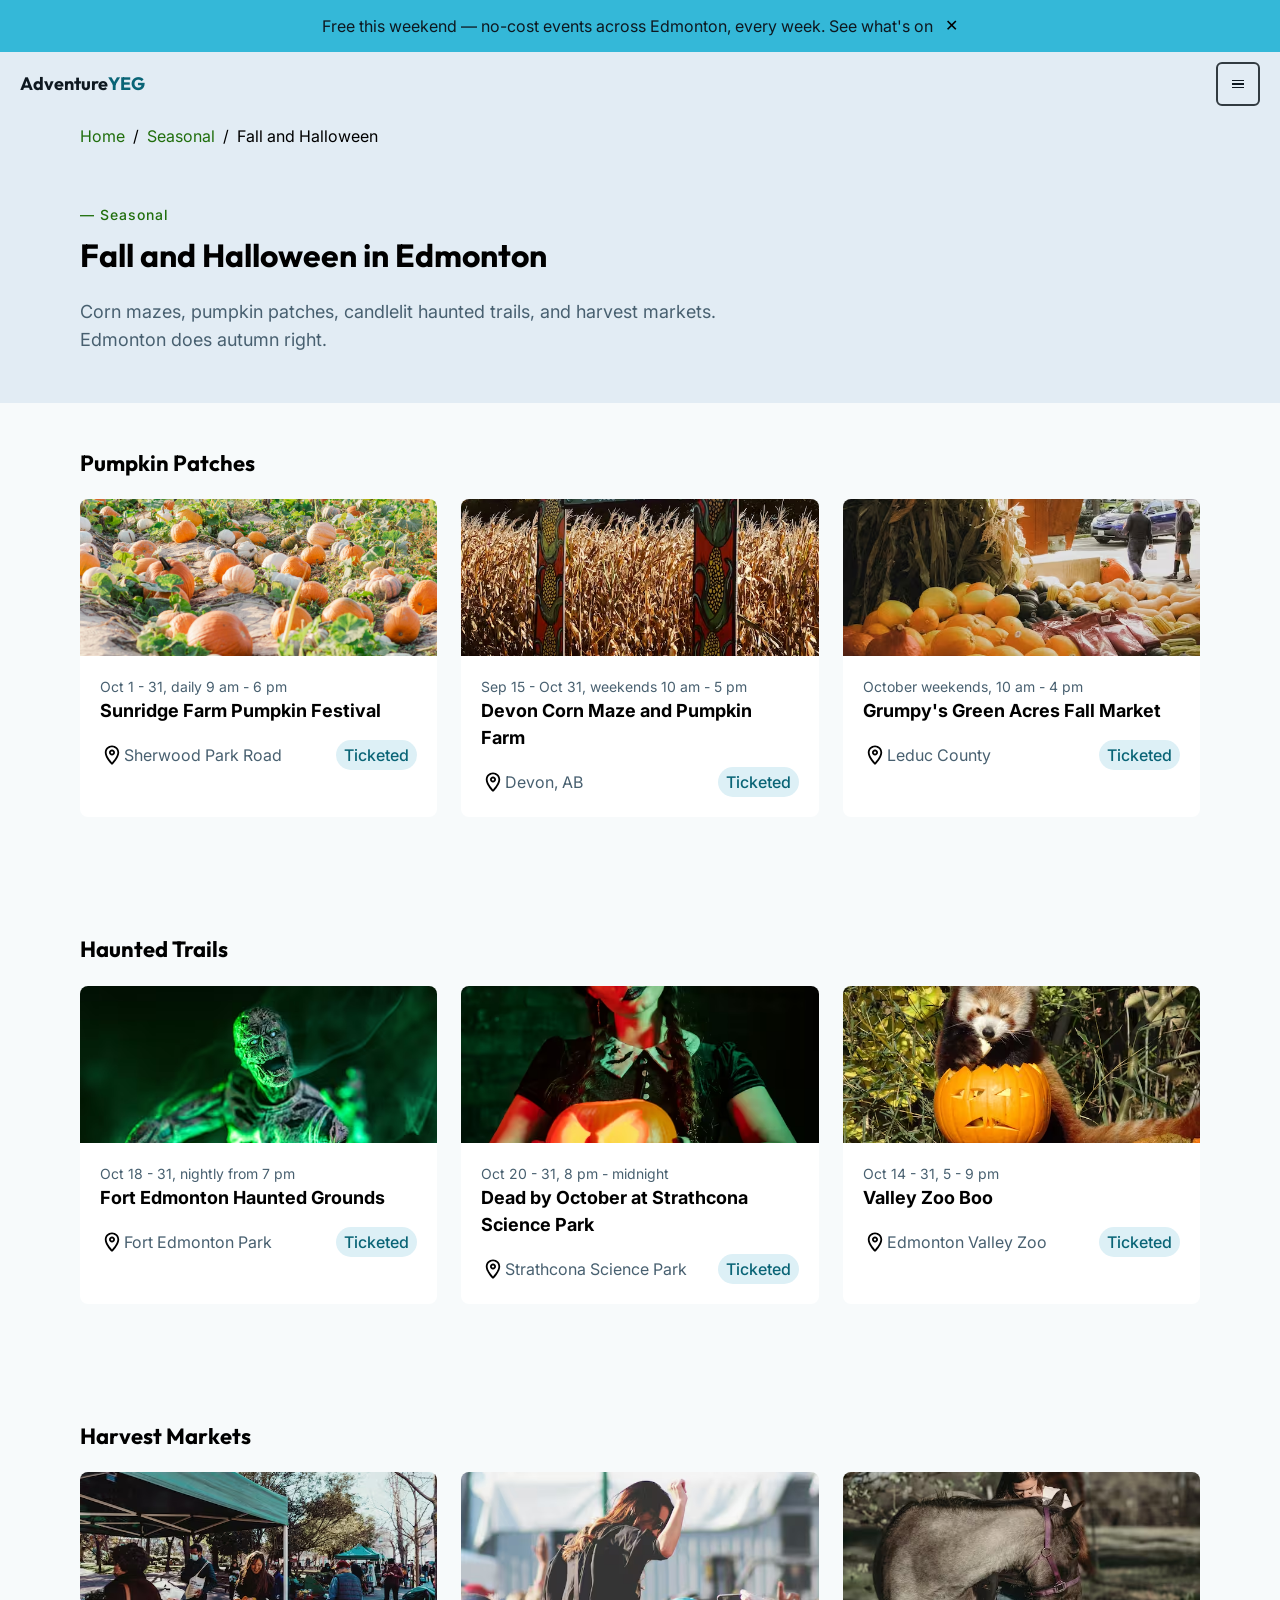
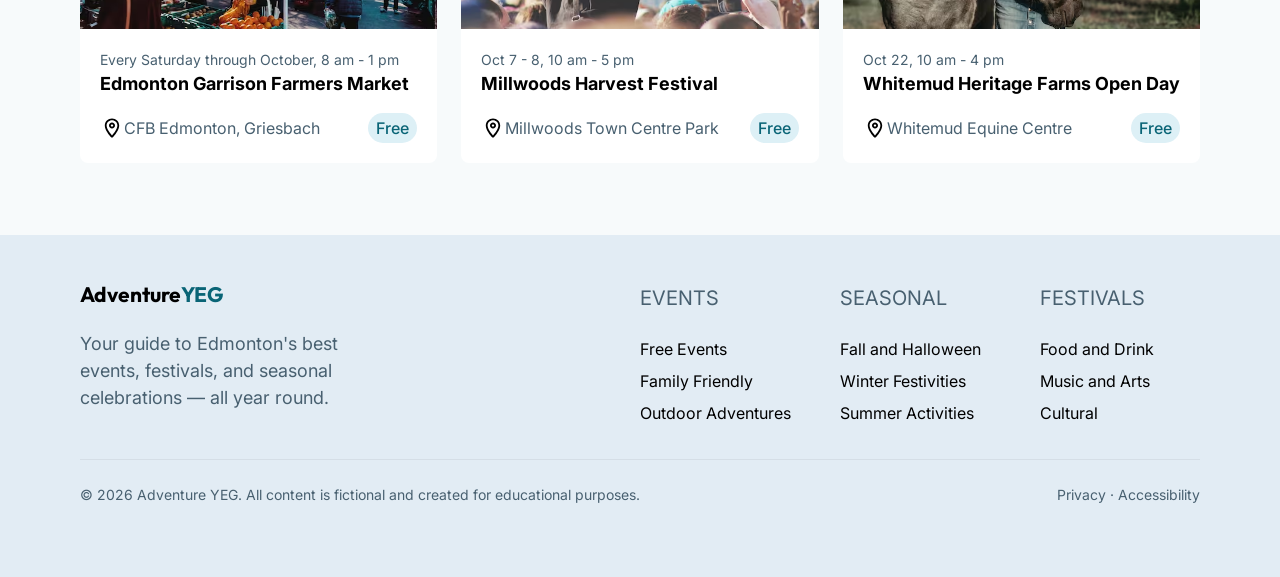
<file: seasonal/index.html>
<!DOCTYPE html>
<html lang="en">

<head>
    <meta charset="UTF-8">
    <meta name="viewport" content="width=device-width, initial-scale=1.0">
    <title>Fall and Halloween | AdventureYEG</title>

    <link rel="preconnect" href="https://fonts.googleapis.com">
    <link rel="preconnect" href="https://fonts.gstatic.com" crossorigin>
    <link href="https://fonts.googleapis.com/css2?family=Inter:ital,opsz,wght@0,14..32,100..900;1,14..32,100..900&family=Outfit:wght@100..900&display=swap" rel="stylesheet">

    <link rel="stylesheet" href="../css/reset.css">
    <link rel="stylesheet" href="../css/style.css">
</head>

<body>
    <svg xmlns="http://www.w3.org/2000/svg" width="0" height="0" class="svg-sprite" aria-hidden="true" stroke="currentColor">
        <symbol id="icon-arrow-right" viewBox="0 0 640 640">
            <!--!Font Awesome Pro 7.3.0 by @fontawesome - https://fontawesome.com License - https://fontawesome.com/license (Commercial License) Copyright 2026 Fonticons, Inc.-->
            <path d="M569 337C578.4 327.6 578.4 312.4 569 303.1L401 135C391.6 125.6 376.4 125.6 367.1 135C357.8 144.4 357.7 159.6 367.1 168.9L494.1 295.9L88 295.9C74.7 295.9 64 306.6 64 319.9C64 333.2 74.7 343.9 88 343.9L494.1 343.9L367.1 470.9C357.7 480.3 357.7 495.5 367.1 504.8C376.5 514.1 391.7 514.2 401 504.8L569 337z" />
        </symbol>
        <symbol id="icon-calendar" viewBox="0 0 640 640">
            <!--!Font Awesome Free 7.3.0 by @fontawesome - https://fontawesome.com License - https://fontawesome.com/license/free Copyright 2026 Fonticons, Inc.-->
            <path d="M216 64C229.3 64 240 74.7 240 88L240 128L400 128L400 88C400 74.7 410.7 64 424 64C437.3 64 448 74.7 448 88L448 128L480 128C515.3 128 544 156.7 544 192L544 480C544 515.3 515.3 544 480 544L160 544C124.7 544 96 515.3 96 480L96 192C96 156.7 124.7 128 160 128L192 128L192 88C192 74.7 202.7 64 216 64zM216 176L160 176C151.2 176 144 183.2 144 192L144 240L496 240L496 192C496 183.2 488.8 176 480 176L216 176zM144 288L144 480C144 488.8 151.2 496 160 496L480 496C488.8 496 496 488.8 496 480L496 288L144 288z" />
        </symbol>
        <symbol id="icon-chevron-down" viewBox="0 0 640 640">
            <!--!Font Awesome Pro 7.3.0 by @fontawesome - https://fontawesome.com License - https://fontawesome.com/license (Commercial License) Copyright 2026 Fonticons, Inc.-->
            <path d="M303.5 473C312.9 482.4 328.1 482.4 337.4 473L537.4 273C546.8 263.6 546.8 248.4 537.4 239.1C528 229.8 512.8 229.7 503.5 239.1L320.5 422.1L137.5 239.1C128.1 229.7 112.9 229.7 103.6 239.1C94.3 248.5 94.2 263.7 103.6 273L303.6 473z" />
        </symbol>
        <symbol id="icon-leaf" viewBox="0 0 640 640">
            <!--!Font Awesome Pro 7.3.0 by @fontawesome - https://fontawesome.com License - https://fontawesome.com/license (Commercial License) Copyright 2026 Fonticons, Inc.-->
            <path d="M535.3 70.7C541.7 64.6 551 62.4 559.6 65.2C569.4 68.5 576 77.7 576 88L576 274.9C576 406.1 467.9 512 337.2 512C255.7 512 185.9 456.4 165.8 380.8C132.7 411.4 112 455.3 112 504L112 520C112 533.3 101.3 544 88 544C74.7 544 64 533.2 64 520L64 504C64 428.9 102.3 362.8 160.4 324.1C166.5 232.4 242.8 160 336 160C402.4 160 451.8 137.9 484.7 116C503.9 103.2 520.2 87.9 535.4 70.7zM528 143.9C489.7 173.4 425.6 208 336 208C278.4 208 229.6 246.1 213.6 298.4C234.5 291.6 256.8 288 280 288L360 288C373.3 288 384 298.8 384 312C384 325.2 373.3 336 360 336L280 336C254.6 336 230.6 341.7 209 351.8C216.9 414.9 271.6 464 337.2 464C441.9 464 528 379.1 528 274.9L528 143.9z" />
        </symbol>
        <symbol id="icon-location-dot" viewBox="0 0 640 640">
            <!--!Font Awesome Pro 7.3.0 by @fontawesome - https://fontawesome.com License - https://fontawesome.com/license (Commercial License) Copyright 2026 Fonticons, Inc.-->
            <path d="M176 252.6C176 175.7 239.7 112 320 112C400.3 112 464 175.7 464 252.6C464 298.2 440.2 354.1 405.1 409.7C376.8 454.5 344.1 494.5 320 521.8C295.9 494.5 263.3 454.6 234.9 409.7C199.8 354.2 176 298.2 176 252.6zM320 64C214 64 128 148.4 128 252.6C128 371.9 248.2 514.9 298.4 569.4C310.2 582.2 329.8 582.2 341.6 569.4C391.8 514.9 512 371.9 512 252.6C512 148.4 426 64 320 64zM288 256C288 238.3 302.3 224 320 224C337.7 224 352 238.3 352 256C352 273.7 337.7 288 320 288C302.3 288 288 273.7 288 256zM400 256C400 211.8 364.2 176 320 176C275.8 176 240 211.8 240 256C240 300.2 275.8 336 320 336C364.2 336 400 300.2 400 256z" />
        </symbol>
        <symbol id="icon-utensils" viewBox="0 0 640 640">
            <!--!Font Awesome Pro 7.3.0 by @fontawesome - https://fontawesome.com License - https://fontawesome.com/license (Commercial License) Copyright 2026 Fonticons, Inc.-->
            <path d="M167.9 90.7C169.4 77.5 159.9 65.7 146.7 64.2C133.5 62.7 121.7 72.2 120.2 85.4L104.2 229.4L104.1 230.7L104.1 248C104.1 296.6 143.5 336 192.1 336L200.1 336L200.1 552C200.1 565.3 210.8 576 224.1 576C237.4 576 248.1 565.3 248.1 552L248.1 336L256.1 336C304.7 336 344.1 296.6 344.1 248L344.1 230.7L344 229.4L328 85.4C326.4 72.2 314.5 62.7 301.3 64.1C288.1 65.5 278.6 77.4 280.1 90.6L296 233.3L296 248C296 270.1 278.1 288 256 288L192 288C169.9 288 152 270.1 152 248L152 233.3L167.9 90.6zM248 88C248 74.7 237.3 64 224 64C210.7 64 200 74.7 200 88L200 232C200 245.3 210.7 256 224 256C237.3 256 248 245.3 248 232L248 88zM432 240C432 182.3 453.7 151.4 473.4 134.3C481.1 127.7 488.9 122.7 496 119.1L496 368L448 368C439.2 368 432 360.8 432 352L432 240zM496 416L496 552C496 565.3 506.7 576 520 576C533.3 576 544 565.3 544 552L544 96C544 78.3 529.7 64 512 64C496 64 384 96 384 240L384 352C384 387.3 412.7 416 448 416L496 416z" />
        </symbol>
    </svg><!-- svg sprites -->

    <!-- To embed from sprite sheet:
    <svg class="icon" width="24" height="24">
        <use href="#icon-(svg filename)"></use>
    </svg>
    -->

    <a href="#main-content" class="skip-to-content">Skip to main content</a><!--skip link-->

    <header>
        <div class="alert-banner" id="alert-banner">
            <p>Free this weekend — no-cost events across Edmonton, every week. See what's on</p>
            <button type="button" id="alert-banner-close" aria-controls="alert-banner" aria-label="Close">✕</button>
        </div>
        <div class="inner-container">

            <div class="header-main">
                <!-- Logo -->
                <a href="/" class="logo" aria-label="AdventureYEG, return to home page">
                    <h1>Adventure<span class="logotype-accent">YEG</span></h1>
                </a>

                <!-- Hamburger: mobile only -->
                <button type="button" class="nav-trigger nav-toggle" aria-expanded="false" aria-controls="main-nav" aria-label="Expand menu">
                    <span class="bar"></span>
                    <span class="bar"></span>
                    <span class="bar"></span>
                </button>
            </div>

            <!-- Main navigation starts here -->

            <nav aria-label="Primary" id="main-nav" hidden>
                <ul class="nav-list">

                    <!-- Events -->
                    <li class="nav-item nav-events">
                        <button type="button" class="nav-trigger" aria-expanded="false" aria-controls="mega-events">
                            <span>Events</span>
                            <svg class="icon" width="24" height="24">
                                <use href="#icon-chevron-down"></use>
                            </svg>
                        </button>

                        <div id="mega-events" class="mega-panel" hidden>
                            <div class="inner-container">
                                <div class="mega-column">

                                    <h2>Browse Events</h2>

                                    <div class="mega-subsection">
                                        <h3>Happening Now</h3>

                                        <a href="../events/index.html" class="mega-link">
                                            <span class="mega-link-name">Free Events</span>
                                            No-cost happenings across Edmonton, every week
                                        </a>
                                        <a href="#" class="mega-link">
                                            <span class="mega-link-name">This Weekend</span>
                                            What's on right now across Edmonton
                                        </a>

                                    </div>

                                    <div class="mega-subsection">
                                        <h3>Upcoming</h3>

                                        <a href="#" class="mega-link">
                                            <span class="mega-link-name">This Month</span>
                                            Plan ahead with the full monthly calendar
                                        </a>
                                        <a href="#" class="mega-link">
                                            <span class="mega-link-name">Family Friendly</span>
                                            Activities for all ages, from toddlers to grandparents
                                        </a>

                                    </div>
                                </div>
                                <div class="mega-column">

                                    <h2>Explore More</h2>

                                    <div class="mega-subsection">
                                        <h3>Outdoor</h3>

                                        <a href="#" class="mega-link">
                                            <span class="mega-link-name">Outdoor Adventures</span>
                                            River valley hikes, parks, and open-air markets
                                        </a>
                                        <a href="#" class="mega-link">
                                            <span class="mega-link-name">Sports and Fitness</span>
                                            Runs, tournaments, and active community events
                                        </a>

                                    </div>

                                    <div class="mega-subsection">
                                        <h3>Community</h3>

                                        <a href="#" class="mega-link">
                                            <span class="mega-link-name">Community Gatherings</span>
                                            Neighbourhood meet-ups and local celebrations
                                        </a>
                                        <a href="#" class="mega-link">
                                            <span class="mega-link-name">Arts and Culture</span>
                                            Gallery openings, performances, and workshops
                                        </a>

                                    </div>
                                </div>
                                <div class="mega-column mega-featured-column">

                                    <h2>Featured</h2>

                                    <a class="mega-featured" href="#">
                                        <span class="mega-featured-highlight">Free</span>
                                        <span class="mega-featured-name">Edmonton Public Library Maker Night</span>
                                        Fridays, 6 - 9 pm · Stanley A. Milner Library
                                    </a>
                                </div>
                            </div>
                        </div>
                    </li>

                    <!-- Seasonal -->
                    <li class="nav-item nav-seasonal">
                        <button type="button" class="nav-trigger" aria-expanded="false" aria-controls="mega-seasonal">
                            <span>Seasonal</span>
                            <svg class="icon" width="24" height="24">
                                <use href="#icon-chevron-down"></use>
                            </svg>
                        </button>

                        <div id="mega-seasonal" class="mega-panel" hidden>
                            <div class="inner-container">
                                <div class="mega-column">

                                    <h2>Browse Seasons</h2>

                                    <div class="mega-subsection">
                                        <h3>Active Now</h3>

                                        <a href="#" class="mega-link current-page">
                                            <span class="mega-link-name">Fall and Halloween</span>
                                            Pumpkin patches, haunted trails, and harvest markets
                                        </a>
                                        <a href="#" class="mega-link">
                                            <span class="mega-link-name">Winter Festivities</span>
                                            Holiday markets, ice skating, and winter light displays
                                        </a>

                                    </div>

                                    <div class="mega-subsection">
                                        <h3>Coming Up</h3>

                                        <a href="#" class="mega-link">
                                            <span class="mega-link-name">Spring Events</span>
                                            Farmers markets, garden tours, and outdoor openings
                                        </a>
                                        <a href="#" class="mega-link">
                                            <span class="mega-link-name">Summer Activities</span>
                                            Festivals, outdoor concerts, and river valley adventures
                                        </a>

                                    </div>
                                </div>
                                <div class="mega-column">

                                    <h2>Fall and Halloween</h2>

                                    <div class="mega-subsection">
                                        <h3>Farms and Fields</h3>

                                        <a href="#" class="mega-link">
                                            <span class="mega-link-name">Pumpkin Patches</span>
                                            Pick-your-own farms and family corn mazes near the city
                                        </a>
                                        <a href="#" class="mega-link">
                                            <span class="mega-link-name">Corn Mazes</span>
                                            Family fun in the fields just outside the city
                                        </a>

                                    </div>

                                    <div class="mega-subsection">
                                        <h3>After Dark</h3>

                                        <a href="#" class="mega-link">
                                            <span class="mega-link-name">Haunted Trails</span>
                                            Edmonton's scariest after-dark experiences for thrill seekers
                                        </a>
                                        <a href="#" class="mega-link">
                                            <span class="mega-link-name">Ghost Tours</span>
                                            Guided walks through Edmonton's most haunted locations
                                        </a>

                                    </div>

                                    <div class="mega-subsection">
                                        <h3>Shop and Taste</h3>

                                        <a href="#" class="mega-link">
                                            <span class="mega-link-name">Harvest Markets</span>
                                            Local produce, baked goods, and seasonal handmade crafts
                                        </a>

                                    </div>
                                </div>
                                <div class="mega-column mega-featured-column">

                                    <h2>Featured</h2>

                                    <a class="mega-featured" href="#">
                                        <span class="mega-featured-highlight">Oct 18-31</span>
                                        <span class="mega-featured-name">Fort Edmonton Haunted Grounds</span>
                                        Nightly from 7 pm · Fort Edmonton Park
                                    </a>
                                </div>
                            </div>
                        </div>
                    </li>

                    <!-- Festivals -->
                    <li class="nav-item nav-festivals">
                        <button type="button" class="nav-trigger" aria-expanded="false" aria-controls="mega-festivals">
                            <span>Festivals</span>
                            <svg class="icon" width="24" height="24">
                                <use href="#icon-chevron-down"></use>
                            </svg>
                        </button>

                        <div id="mega-festivals" class="mega-panel" hidden>
                            <div class="inner-container">
                                <div class="mega-column">

                                    <h2>Browse Festivals</h2>

                                    <div class="mega-subsection">
                                        <h3>Popular</h3>

                                        <a href="#" class="mega-link">
                                            <span class="mega-link-name">Music and Arts</span>
                                            Live concerts, gallery openings, and street performance festivals
                                        </a>
                                        <a href="#" class="mega-link">
                                            <span class="mega-link-name">Food and Drink</span>
                                            Food truck showdowns, craft beer tastings, and culinary tours
                                        </a>

                                    </div>

                                    <div class="mega-subsection">
                                        <h3>More</h3>

                                        <a href="#" class="mega-link">
                                            <span class="mega-link-name">Cultural</span>
                                            Heritage festivals celebrating Edmonton's diverse communities
                                        </a>
                                        <a href="#" class="mega-link">
                                            <span class="mega-link-name">Film and Comedy</span>
                                            Indie film showcases, comedy nights, and open-mic events
                                        </a>

                                    </div>
                                </div>
                                <div class="mega-column">

                                    <h2>Food &amp; Drink</h2>

                                    <div class="mega-subsection">
                                        <h3>Food</h3>

                                        <a href="#" class="mega-link">
                                            <span class="mega-link-name">Taste of Edmonton</span>
                                            July 18 - 27 · Free entry · Churchill Square
                                        </a>
                                        <a href="#" class="mega-link">
                                            <span class="mega-link-name">YEG Food Truck Frenzy</span>
                                            August 10 · 11 am - 8 pm · MacEwan University
                                        </a>

                                    </div>

                                    <div class="mega-subsection">
                                        <h3>Drink</h3>

                                        <a href="#" class="mega-link">
                                            <span class="mega-link-name">YEG Craft Beer Festival</span>
                                            August 24 · 12 pm - 9 pm · Rogers Place Plaza
                                        </a>

                                    </div>

                                    <div class="mega-subsection">
                                        <h3>Markets</h3>

                                        <a href="#" class="mega-link">
                                            <span class="mega-link-name">Whyte Ave Night Market</span>
                                            Every Friday · 5 - 10 pm · Old Strathcona
                                        </a>

                                    </div>
                                </div>
                                <div class="mega-column mega-featured-column">

                                    <h2>Featured</h2>

                                    <a class="mega-featured" href="#">
                                        <span class="mega-featured-highlight">Free - Aug 3 - 5</span>
                                        <span class="mega-featured-name">Edmonton Heritage Days</span>
                                        Heritage Amphitheatre · William Hawrelak Park
                                    </a>
                                </div>
                            </div>
                        </div>
                    </li>

                    <li class="nav-item nav-outdoors"><a href="#">Outdoors</a></li>

                    <li class="nav-item nav-about"><a href="#">About</a></li>
                </ul>
            </nav>

        </div>
    </header>

    <main id="main-content" style="--events-accent-surface: var(--seasonal-green-surface); --events-accent-fg: var(--seasonal-green-fg);">
        <nav aria-label="Breadcrumbs" class="breadcrumbs">
            <div class="inner-container">
                <ol>
                    <li><a href="/">Home</a></li>
                    <li><a href="#">Seasonal</a></li>
                    <li>Fall and Halloween</li>
                </ol>
            </div>
        </nav>
        <section class="hero">
            <div class="inner-container hero-container">
                <p class="hero-category">— Seasonal</p>
                <h2>Fall and Halloween in Edmonton</h2>
                <p>Corn mazes, pumpkin patches, candlelit haunted trails, and harvest markets. Edmonton does autumn right.</p>
            </div>
        </section>

        <section>
            <div class="inner-container">
                <h2 class="fall-and-halloween-unique-heading">Pumpkin Patches</h2>
                <div class="events-container">
                    <div class="event">
                        <img src="../img/seasonal/a-field-of-pumpkins.avif" height="2877" width="4310" alt="Pumpkin patch">
                        <div class="event-title">
                            <p class="event-date">Oct 1 - 31, daily 9 am - 6 pm</p>
                            <p class="event-name">Sunridge Farm Pumpkin Festival</p>
                        </div>
                        <div class="event-bottom-info">
                            <p><svg class="icon" width="24" height="24" alt="Location">
                                    <use href="#icon-location-dot"></use>
                                </svg>
                                Sherwood Park Road</p>
                            <p class="event-cost cost-ticketed">Ticketed</p>
                        </div>
                    </div>
                    <div class="event">
                        <img src="../img/seasonal/entrance-to-the-corn-maze.avif" height="859" width="600" alt="Entrance to a corn maze">
                        <div class="event-title">
                            <p class="event-date">Sep 15 - Oct 31, weekends 10 am - 5 pm</p>
                            <p class="event-name">Devon Corn Maze and Pumpkin Farm</p>
                        </div>
                        <div class="event-bottom-info">
                            <p><svg class="icon" width="24" height="24" alt="Location">
                                    <use href="#icon-location-dot"></use>
                                </svg>
                                Devon, AB</p>
                            <p class="event-cost cost-ticketed">Ticketed</p>
                        </div>
                    </div>
                    <div class="event">
                        <img src="../img/seasonal/squash-havested-in-the-barn.avif" height="800" width="600" alt="A large amount of gourds">
                        <div class="event-title">
                            <p class="event-date">October weekends, 10 am - 4 pm</p>
                            <p class="event-name">Grumpy's Green Acres Fall Market</p>
                        </div>
                        <div class="event-bottom-info">
                            <p><svg class="icon" width="24" height="24" alt="Location">
                                    <use href="#icon-location-dot"></use>
                                </svg>
                                Leduc County</p>
                            <p class="event-cost cost-ticketed">Ticketed</p>
                        </div>
                    </div>
                </div>
            </div>
        </section>

        <section>
            <div class="inner-container">
                <h2 class="fall-and-halloween-unique-heading">Haunted Trails</h2>
                <div class="events-container">
                    <div class="event">
                        <img src="../img/seasonal/zombie-monster-figure.avif" height="338" width="600" alt="Green glowing zombie monster">
                        <div class="event-title">
                            <p class="event-date">Oct 18 - 31, nightly from 7 pm</p>
                            <p class="event-name">Fort Edmonton Haunted Grounds</p>
                        </div>
                        <div class="event-bottom-info">
                            <p><svg class="icon" width="24" height="24" alt="Location">
                                    <use href="#icon-location-dot"></use>
                                </svg>
                                Fort Edmonton Park</p>
                            <p class="event-cost cost-ticketed">Ticketed</p>
                        </div>
                    </div>
                    <div class="event">
                        <img src="../img/seasonal/a-young-witch-with-a-pumpkin.avif" height="750" width="600" alt="Woman holding a jack-o-lantern">
                        <div class="event-title">
                            <p class="event-date">Oct 20 - 31, 8 pm - midnight</p>
                            <p class="event-name">Dead by October at Strathcona Science Park</p>
                        </div>
                        <div class="event-bottom-info">
                            <p><svg class="icon" width="24" height="24" alt="Location">
                                    <use href="#icon-location-dot"></use>
                                </svg>
                                Strathcona Science Park</p>
                            <p class="event-cost cost-ticketed">Ticketed</p>
                        </div>
                    </div>
                    <div class="event">
                        <img src="../img/seasonal/a-red-panda-enjoyin-a-pumpkin.avif" height="400" width="600" alt="Red panda with pumpkin">
                        <div class="event-title">
                            <p class="event-date">Oct 14 - 31, 5 - 9 pm</p>
                            <p class="event-name">Valley Zoo Boo</p>
                        </div>
                        <div class="event-bottom-info">
                            <p><svg class="icon" width="24" height="24" alt="Location">
                                    <use href="#icon-location-dot"></use>
                                </svg>
                                Edmonton Valley Zoo</p>
                            <p class="event-cost cost-ticketed">Ticketed</p>
                        </div>
                    </div>
                </div>
            </div>
        </section>

        <section>
            <div class="inner-container">
                <h2 class="fall-and-halloween-unique-heading">Harvest Markets</h2>
                <div class="events-container">
                    <div class="event">
                        <img src="../img/seasonal/fall-farmers-market-produce.avif" height="400" width="600" alt="A farmers market stall selling produce">
                        <div class="event-title">
                            <p class="event-date">Every Saturday through October, 8 am - 1 pm</p>
                            <p class="event-name">Edmonton Garrison Farmers Market</p>
                        </div>
                        <div class="event-bottom-info">
                            <p><svg class="icon" width="24" height="24" alt="Location">
                                    <use href="#icon-location-dot"></use>
                                </svg>
                                CFB Edmonton, Griesbach</p>
                            <p class="event-cost cost-free">Free</p>
                        </div>
                    </div>
                    <div class="event">
                        <img src="../img/seasonal/music-festival-goers.avif" height="400" width="600" alt="A crowd at a music festival">
                        <div class="event-title">
                            <p class="event-date">Oct 7 - 8, 10 am - 5 pm</p>
                            <p class="event-name">Millwoods Harvest Festival</p>
                        </div>
                        <div class="event-bottom-info">
                            <p><svg class="icon" width="24" height="24" alt="Location">
                                    <use href="#icon-location-dot"></use>
                                </svg>
                                Millwoods Town Centre Park</p>
                            <p class="event-cost cost-free">Free</p>
                        </div>
                    </div>
                    <div class="event">
                        <img src="../img/seasonal/a-small-horse-being-groomed.avif" height="849" width="600" alt="Horse being groomed">
                        <div class="event-title">
                            <p class="event-date">Oct 22, 10 am - 4 pm</p>
                            <p class="event-name">Whitemud Heritage Farms Open Day</p>
                        </div>
                        <div class="event-bottom-info">
                            <p><svg class="icon" width="24" height="24" alt="Location">
                                    <use href="#icon-location-dot"></use>
                                </svg>
                                Whitemud Equine Centre</p>
                            <p class="event-cost cost-free">Free</p>
                        </div>
                    </div>
                </div>
            </div>
        </section>
    </main>

    <footer>
        <div class="footer-container">
            <div class="footer-text">
                <h2>Adventure<span class="logotype-accent">YEG</span></h2>
                <p>Your guide to Edmonton's best events, festivals, and seasonal celebrations — all year round.</p>
            </div>
            <nav class="footer-links" aria-label="Footer navigation">
                <div class="footer-link-stack">
                    <p>Events</p>
                    <ul>
                        <li><a href="#">Free Events</a></li>
                        <li><a href="#">Family Friendly</a></li>
                        <li><a href="#">Outdoor Adventures</a></li>
                    </ul>
                </div>
                <div class="footer-link-stack">
                    <p>Seasonal</p>
                    <ul>
                        <li><a href="#">Fall and Halloween</a></li>
                        <li><a href="#">Winter Festivities</a></li>
                        <li><a href="#">Summer Activities</a></li>
                    </ul>
                </div>
                <div class="footer-link-stack">
                    <p>Festivals</p>
                    <ul>
                        <li><a href="#">Food and Drink</a></li>
                        <li><a href="#">Music and Arts</a></li>
                        <li><a href="#">Cultural</a></li>
                    </ul>
                </div>
            </nav>
        </div>
        <div class="footer-legal">
            <p>&copy; 2026 Adventure YEG. All content is fictional and created for educational purposes.</p>
            <p><a href="#">Privacy</a> · <a href="#">Accessibility</a></p>
        </div>
    </footer>
    <script src="../js/nav.js"></script>
</body>

</html>
</file>
<file: css/style.css>
:root {
    color-scheme: dark light;

    --dark-text: #0e1820;
    --light-text: #e2ecf4;

    --background: light-dark(#F7FAFB, #0C1219);
    --surface: light-dark(#ffffff, #18232e);
    --text: light-dark(var(--dark-text), var(--light-text));
    --text-muted: light-dark(#486070, #7a92a4);
    --text-inverted: light-dark(var(--light-text), var(--dark-text));
    --border: light-dark(#c0ced8, #1c2c3a);
    --ghost-border: #323b41;
    --ghost-hover: #868b8f;
    --ghost-focus: #5193a5;
    --weird-translucent-border: light-dark(rgba(0, 0, 0, 0.06), rgba(255, 255, 255, 0.06));
    --nav-background: light-dark(#e2ecf4, #0e1820);

    --events-teal-surface: light-dark(#ddf0f6, #0a2430);
    --events-teal-fg: light-dark(#096476, #34b8d8);
    --events-teal-fg-invert: light-dark(#34b8d8, #096476);

    --seasonal-green-surface: light-dark(#E2F4DC, #0E2208);
    --seasonal-green-fg: light-dark(#206E0C, #70C43C);

    --festivals-orange-surface: light-dark(#FAEAE4, #280C04);
    --festivals-orange-fg: light-dark(#B03E0E, #F06C3C);

    --featured-yellow-surface: light-dark(#FEF4DC, #241800);
    --featured-yellow-fg: light-dark(#7C5A00, #f0b430);

    --misc-purple-surface: light-dark(#EEE4F8, #1A0830);
    --misc-purple-fg: light-dark(#5B2E9C, #A86CE4);

    --events-accent-surface: var(--events-teal-surface);
    --events-accent-fg: var(--events-teal-fg);
}

body {
    font-family: "Inter", sans-serif;
    background-color: var(--background);
    font-size: 1rem;
    padding: 0;
    margin: 0;
}

.skip-to-content {
    position: absolute;
    top: -10000rem;
    left: -10000rem;
    color: var(--light-text);
    border-radius: 0.375rem;
    background-color: #096476;
    padding: .6875rem 1.25rem;
    display: inline-flex;
    justify-content: center;
    align-items: center;
    text-decoration: none;
}

.skip-to-content:focus-visible {
    outline: 3px solid #82d2e6;
    top: 1rem;
    left: 1rem;
}

img {
    max-width: 100%;
    height: 157px;
    object-fit: cover;
    border-top-left-radius: .5rem;
    border-top-right-radius: .5rem;
}

.inner-container {
    width: 100%;
    max-width: min(83rem, 87.5vw);
    margin: auto;
}

section .inner-container {
    padding: 3rem 0;
}

.alert-banner {
    width: 100%;
    display: flex;
    gap: .75rem;
    background-color: var(--events-teal-fg-invert);
    color: var(--text);
    padding: .875rem 1.25rem;
    justify-content: center;
    align-items: center;
}

.alert-banner button {
    background: none;
    border: none;
}

header {
    background-color: var(--nav-background);
}

.nav-toggle {
    display: flex;
    flex-direction: column;
    align-items: center;
    justify-content: center;
    padding: .9rem;
    gap: 1.75px;
    width: 2.75rem;
    /* 44px */
    height: 2.75rem;
    box-sizing: border-box;
    color: var(--text);
    border-radius: .375rem;
    border: 2px solid var(--ghost-border);
    background: none;
}

.nav-toggle:hover {
    border-color: var(--ghost-hover);
}

.nav-toggle:focus-visible {
    border: none;
    outline: 2px solid --ghost-focus;
}

.bar {
    display: block;
    width: .75rem;
    height: 1.75px;
    background: currentColor;
    transition: transform 0.3s ease, opacity 0.3s ease;
}

header nav:not([hidden]) {
    display: block;
}

.nav-toggle[aria-expanded="true"] .bar:nth-of-type(1) {
    transform: translateY(calc((1.75px + 1.75px))) rotate(45deg);
}

.nav-toggle[aria-expanded="true"] .bar:nth-of-type(2) {
    transform: scaleX(0);
}

.nav-toggle[aria-expanded="true"] .bar:nth-of-type(3) {
    transform: translateY(calc((1.75px + 1.75px) * -1)) rotate(-45deg);
}

a {
    text-decoration: none;
    color: var(--text);
}

.logotype-accent {
    color: var(--events-teal-fg);
}

h1,
h2,
h3 {
    font-family: "Outfit", sans-serif;
}

h1 {
    font-size: 1.125rem;
}

header .inner-container {
    max-width: 100%;
}

.header-main {
    padding: .625rem 1.25rem;
    display: flex;
    justify-content: space-between;
    align-items: center;
    max-width: 100%;
}

nav ul {
    list-style: none;

}

.nav-item {
    border-bottom: 1px solid var(--weird-translucent-border);
}

.nav-item>button,
.nav-item>a {
    border: none;
    width: 100%;
    font-size: 1.3125rem;
    background: var(--text-inverted);
    display: flex;
    justify-content: space-between;
    align-items: center;
    line-height: 1;
    padding: 0.9375rem 0.9375rem 0.75rem 1.25rem;
}

.nav-item>button:focus,
.nav-item>a:focus {
    outline: 2px solid var(--events-accent-fg);
}

.nav-list .nav-trigger[aria-expanded="true"] {
    background-color: var(--weird-translucent-border);
    border-bottom: 1px solid var(--weird-translucent-border);
    /* Beginning to wonder if I'm even supposed to make a light theme for the nav, given it uses its own set of colors for which light mode versions are not provided */
}

.nav-trigger[aria-expanded="false"] svg.icon {
    transform: rotate(-90deg);
}

.nav-trigger[aria-expanded="true"] svg.icon {
    transform: rotate(-180deg);
}

.mega-panel {
    width: 100%;
    max-width: min(83rem, 87.5vw);
    margin: auto;
    padding: 1.5rem 0;
}

.mega-column {
    border-bottom: 1px solid var(--weird-translucent-border);
    margin-bottom: 1.5rem;
}

.mega-featured-column {
    margin-bottom: 0;
    border-bottom: none;
    border-right: none;
}

.mega-subsection {
    margin-bottom: .75rem;
}

.mega-panel h2,
.mega-panel h3 {
    color: var(--text-muted);
    font-size: 0.875rem;
    font-weight: 500;
    letter-spacing: 0.0875rem;
    text-transform: uppercase;
}

.mega-panel h2 {
    margin-bottom: .75rem;
}

.mega-panel h3 {
    opacity: .6;
    margin-bottom: .25rem;
}

.mega-link {
    font-size: 1rem;
    display: block;
    color: var(--text-muted);
    margin-bottom: 1.25em;
    margin-top: .75rem;
}

.mega-link:focus {
    outline: 2px solid var(--events-accent-fg);
}

.current-page {
    background-color: var(--events-accent-surface);
    padding: 0.625rem 0.9375rem 0.5rem 0.5rem;
    margin-top: 0;
    border-radius: 0.375rem;
}

.mega-link-name {
    font-size: 1.125rem;
    display: block;
    color: var(--text);
}

.current-page .mega-link-name {
    color: var(--events-accent-fg);
}

.mega-featured-column h2 {
    color: var(--events-accent-fg);
}

.mega-featured {
    padding: .75rem 1rem;
    border: 1px solid var(--weird-translucent-border);
    display: block;
    border-left-width: .1875rem;
    border-left-color: var(--events-accent-fg);
    border-radius: .375rem;
    color: var(--text-muted);
    font-size: 1rem;
}

.mega-featured-name {
    font-size: 1.125rem;
    color: var(--text);
    display: block;
    font-weight: 700;
}

.mega-featured-highlight {
    font-size: .875rem;
    color: var(--events-accent-fg);
    display: block;
}

.nav-item:nth-of-type(2) {
    --events-accent-surface: var(--seasonal-green-surface);
    --events-accent-fg: var(--seasonal-green-fg);
}

.nav-item:nth-of-type(3) {
    --events-accent-surface: var(--festivals-orange-surface);
    --events-accent-fg: var(--festivals-orange-fg);
}

.breadcrumbs {
    background-color: var(--nav-background);
}

.breadcrumbs ol {
    display: flex;
    list-style: none;
    width: fit-content;
    padding: .5rem 0;
}

.breadcrumbs li {
    flex: 1;
    white-space: nowrap;
}

.breadcrumbs li:after {
    content: "/";
    margin: 0 .5rem;
}

.breadcrumbs li:last-of-type::after {
    content: none;
}

.breadcrumbs a {
    color: var(--events-accent-fg);
}

.hero {
    background-color: var(--nav-background);
}

.hero p.hero-category {
    color: var(--events-accent-fg);
    font-size: 0.875rem;
    font-weight: 500;
    letter-spacing: 0.0625rem;
    margin-bottom: .75rem;
}

.hero h2 {
    font-size: 2rem;
    margin-bottom: 1.5rem;
}

.hero p {
    font-size: 1.125rem;
    color: var(--text-muted);
    line-height: 1.6;
}

.hero-container>* {
    max-width: 43.75rem;
}

.homepage-hero h2 {
    font-size: 2.5rem;
}

.homepage-hero .hero-container>* {
    max-width: 37.5rem;
}

h2.fall-and-halloween-unique-heading {
    font-size: 1.375rem;
}

.events-container {
    padding: 1.5rem 0;
    display: flex;
    gap: 1.5rem;
    flex-wrap: wrap;
}

.event {
    flex: 1;
    width: 100%;
    min-width: max(30%, 14rem);
    background-color: var(--surface);
    border-radius: .5rem;
}

.event:focus {
    outline: 2px solid var(--events-teal-fg);
    /* You'll notice the event cards aren't in the tab order, which is because I ran out of time before I noticed they weren't interactable. */
}

.event-title {
    margin: 1.25rem 1.25rem 1rem 1.25rem
}

.event-date {
    color: var(--text-muted);
    font-size: .875rem;
}

.event-name {
    font-size: 1.125rem;
    font-weight: 700;
}

.event-bottom-info {
    margin: 1rem 1.25rem 1.25rem 1.25rem;
    display: flex;
    flex-wrap: wrap;
    justify-content: space-between;
    align-items: center;
}

.event-bottom-info p {
    color: var(--text-muted);
    display: flex;
    justify-content: center;
    align-items: center;
    width: fit-content;
}

.event-bottom-info p.event-cost {
    font-weight: 500;
    padding: .19rem .5rem;
    color: var(--events-teal-fg);
    background-color: var(--events-teal-surface);
    border-radius: 1.25rem;
    width: fit-content;
}

.event-category {
    font-weight: 500;
    padding: .19rem .5rem;
    border-radius: .25rem;
    width: fit-content;
    text-transform: uppercase;
    margin-bottom: 1rem;
}

.category-events {
    color: var(--events-teal-fg);
    background-color: var(--events-teal-surface);
}

.category-seasonal {
    color: var(--seasonal-green-fg);
    background-color: var(--seasonal-green-surface);
}

.category-festivals {
    color: var(--festivals-orange-fg);
    background-color: var(--festivals-orange-surface);
}

.category-music-arts {
    color: var(--misc-purple-fg);
    background-color: var(--misc-purple-surface);
}

.category-featured {
    color: var(--featured-yellow-fg);
    background-color: var(--featured-yellow-surface);
}

.adventures-section {
    border-bottom: var(--text-muted);
}

.adventure {
    border: 1px solid var(--events-accent-fg);
    border-top-width: 4px;
    padding: 1.5rem;
}

.adventure:nth-of-type(2) {
    --events-accent-surface: var(--seasonal-green-surface);
    --events-accent-fg: var(--seasonal-green-fg);
}

.adventure:nth-of-type(3) {
    --events-accent-surface: var(--festivals-orange-surface);
    --events-accent-fg: var(--festivals-orange-fg);
}

.adventure-icon {
    padding: .75rem;
    color: var(--events-accent-fg);
    background-color: var(--events-accent-surface);
    margin-bottom: 1rem;
    width: fit-content;
    height: 48px;
    border-radius: .75rem;
}

.adventure h3 {
    font-size: 1.5rem;
    margin-bottom: .75rem;
}

.adventure p {
    font-size: 1.125rem;
    line-height: 1.6;
    color: var(--text-muted);
    margin-bottom: 1.5rem;
}

.adventure a {
    color: var(--events-accent-fg);
    font-size: 0.9375rem;
    display: flex;
    justify-content: center;
    align-items: center;
    width: fit-content;
}

.button-primary,
.button-ghost,
.button-solid {
    padding: 0.90625rem 1.625rem;
    border-radius: .375rem;
    display: flex;
    justify-content: center;
    align-items: center;
    width: fit-content;
    gap: .5rem;
}

.hero-buttons {
    display: flex;
    flex-wrap: wrap;
    gap: 1.5rem;
    margin-top: 1.5rem;
}

.button-primary {
    background-color: var(--events-teal-fg);
    color: var(--text-inverted);
}

.button-ghost {
    border: 2px solid var(--weird-translucent-border);

}

.button-primary:focus,
.button-ghost:focus,
.button-solid:focus {
    outline: 2px solid var(--events-teal-fg);
}











footer {
    padding: 3rem 0;
    background-color: var(--text-inverted);
}

.footer-container,
.footer-legal {
    max-width: min(83rem, 87.5vw);
    margin: auto;
    display: flex;
    justify-content: space-between;
    flex-wrap: wrap;
}

.footer-text {
    max-width: 18.4375rem;
}

.footer-text h2 {
    font-size: 1.3125rem;
    margin-bottom: 1.5rem;
}

.footer-text p {
    font-size: 1.125rem;
    color: var(--text-muted);
    margin-bottom: 1.5rem;
}

.footer-legal {
    font-size: .875rem;
    color: var(--text-muted);
    border-top: 1px solid var(--weird-translucent-border);
    padding: 1.5rem 0;
    margin-top: 1.5rem;
    gap: 1.25rem;
}

.footer-links {
    display: flex;
    gap: 2.5rem;
    flex-wrap: wrap;
}

.footer-link-stack {
    min-width: 10rem;
}

.footer-link-stack p {
    color: var(--text-muted);
    text-transform: uppercase;
    margin-bottom: 1.5rem;
    font-size: 1.25rem;
}

.footer-link-stack ul {
    list-style: none;
    display: flex;
    flex-direction: column;
    gap: .5rem;
    font-size: 1rem;
    line-height: 1.5;
}

a:focus {
    outline: 2px solid var(--events-accent-fg);
}

@media screen and (min-width: 89rem) {
    img {
        height: 240px;
    }

    header .inner-container {
        max-width: min(83rem, 87.5vw);
        display: flex;
        justify-content: space-between;
        align-items: center;
    }

    .header-main {
        height: 100%;
        width: fit-content;
        padding: 0;
    }

    .header-main button {
        display: none;
    }

    header nav {
        display: block;
    }

    .nav-list {
        display: flex;
    }

    .nav-item {
        border-bottom: none;
    }

    .nav-item>button,
    .nav-item>a {
        width: fit-content;
        gap: .5rem;
        padding: 1.5625rem 0.9375rem 1.375rem 0.5rem;
        ;
    }

    .nav-list .nav-trigger[aria-expanded="true"] {
        border-bottom: 3px solid var(--events-accent-fg);
    }

    .nav-trigger[aria-expanded="false"] svg.icon {
        transform: rotate(0);
    }

    .nav-trigger[aria-expanded="true"] svg.icon {
        transform: rotate(-180deg);
    }

    .mega-panel {
        border-top: 3px solid var(--events-accent-fg);
        position: absolute;
        left: 0;
        max-width: 100vw;
        background-color: var(--nav-background);

    }

    nav .inner-container {
        align-items: stretch;
        justify-content: left;
        gap: 2.5rem;
    }

    .mega-column {
        border-left: 1px solid var(--weird-translucent-border);
        border-bottom: none;
        padding-left: 1.5rem;
        margin-bottom: 0;
        width: 23.75rem;
    }

    .mega-featured-column {
        height: 100%;
        flex: 1;
    }

    .mega-column:first-of-type {
        border-left: none;
        padding-left: 0;
    }

    .current-page {
        padding: 0.5rem 0.75rem 0.875rem 0.75rem;
    }
}

@media screen and (prefers-reduced-motion: reduce) {
    html:focus-within {
        scroll-behavior: auto;
    }

    *,
    *::before,
    *::after {
        animation-duration: 0.01ms !important;
        animation-iteration-count: 1 !important;
        transition-duration: 0.01ms !important;
        scroll-behavior: auto !important;
    }
}
</file>
